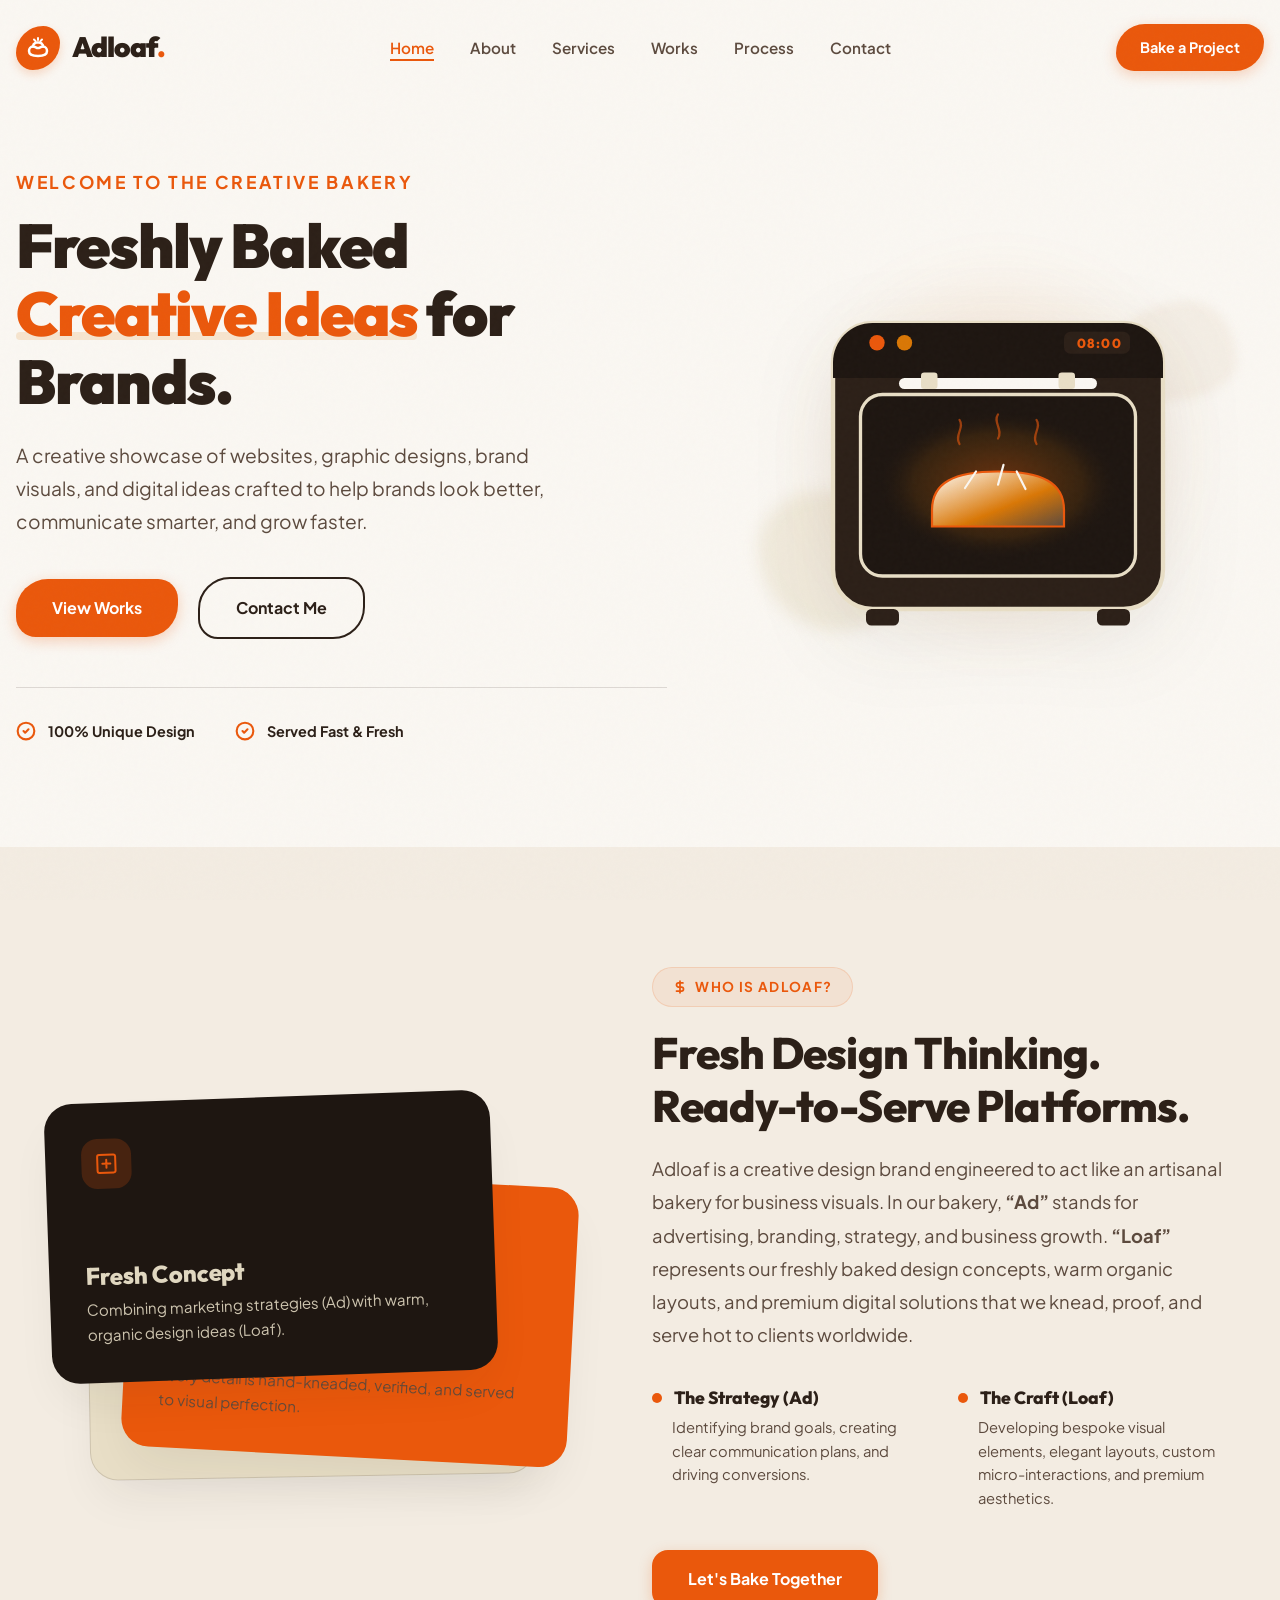
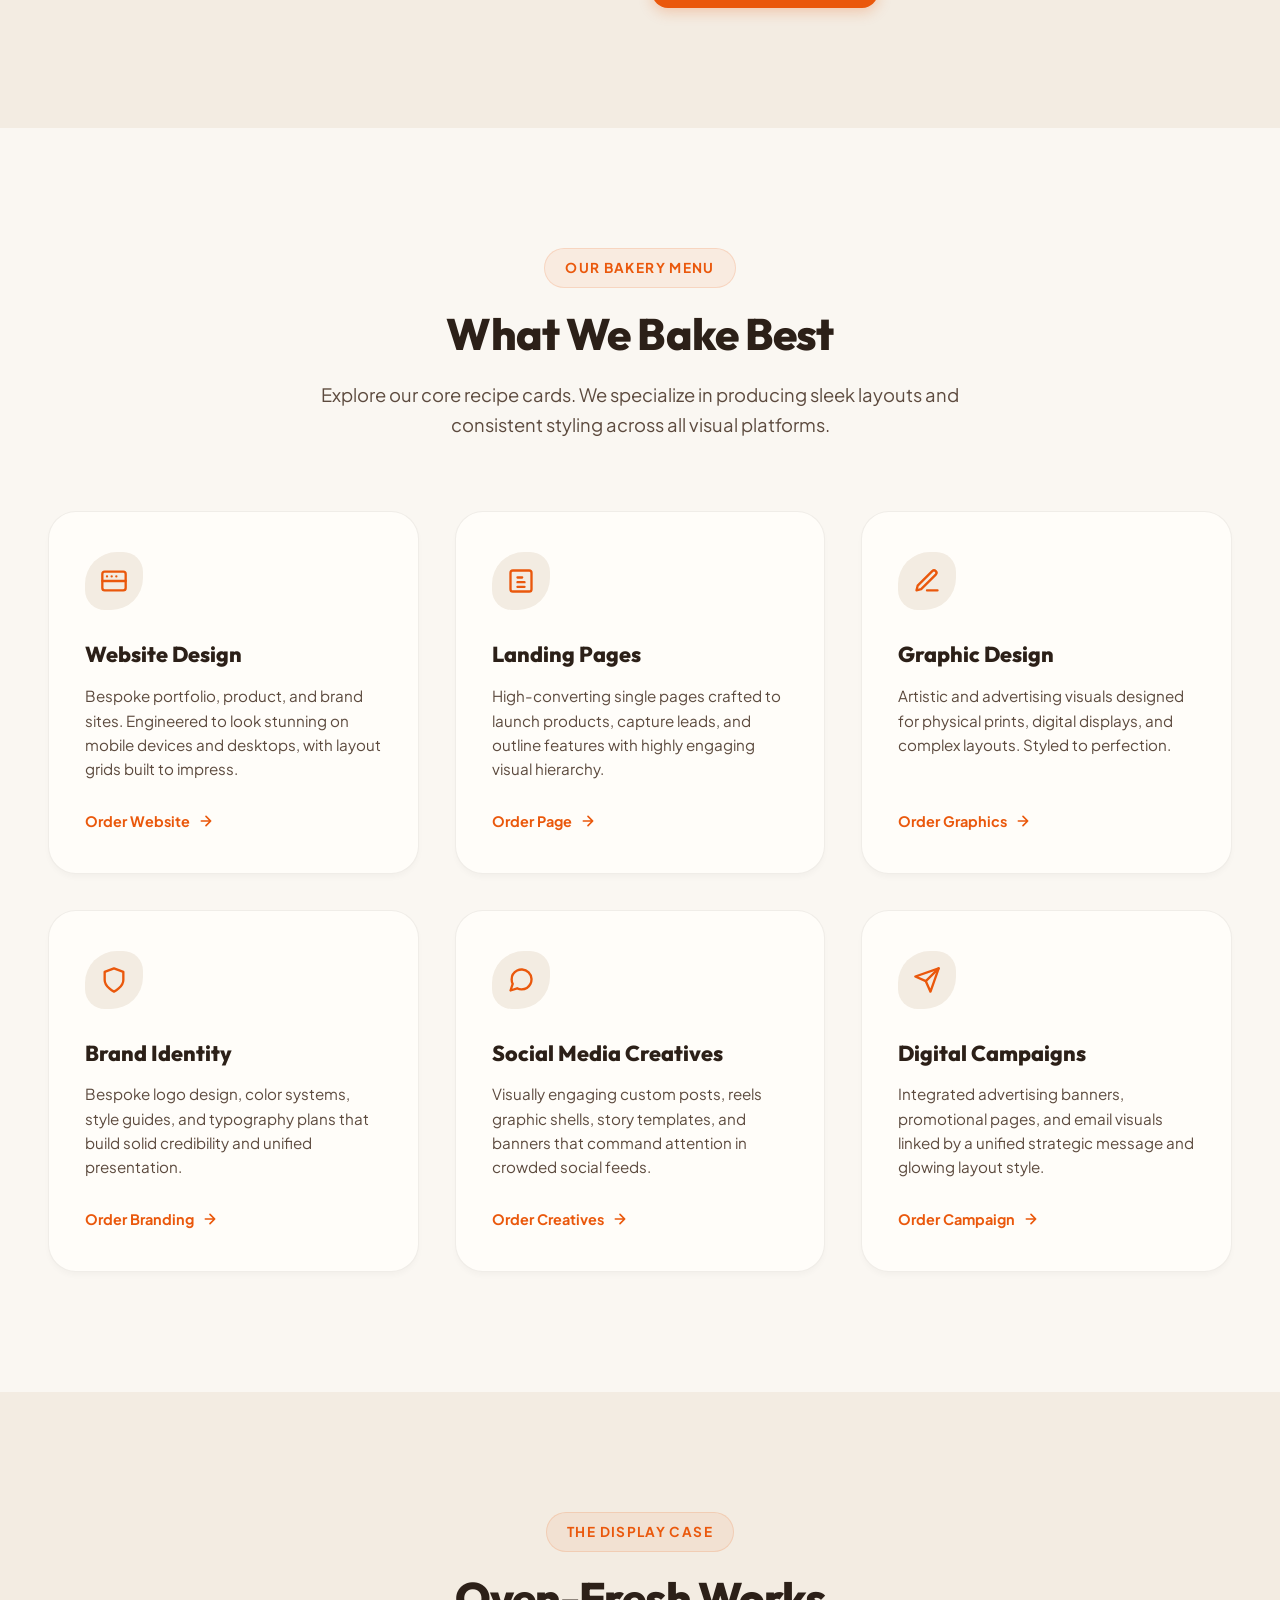
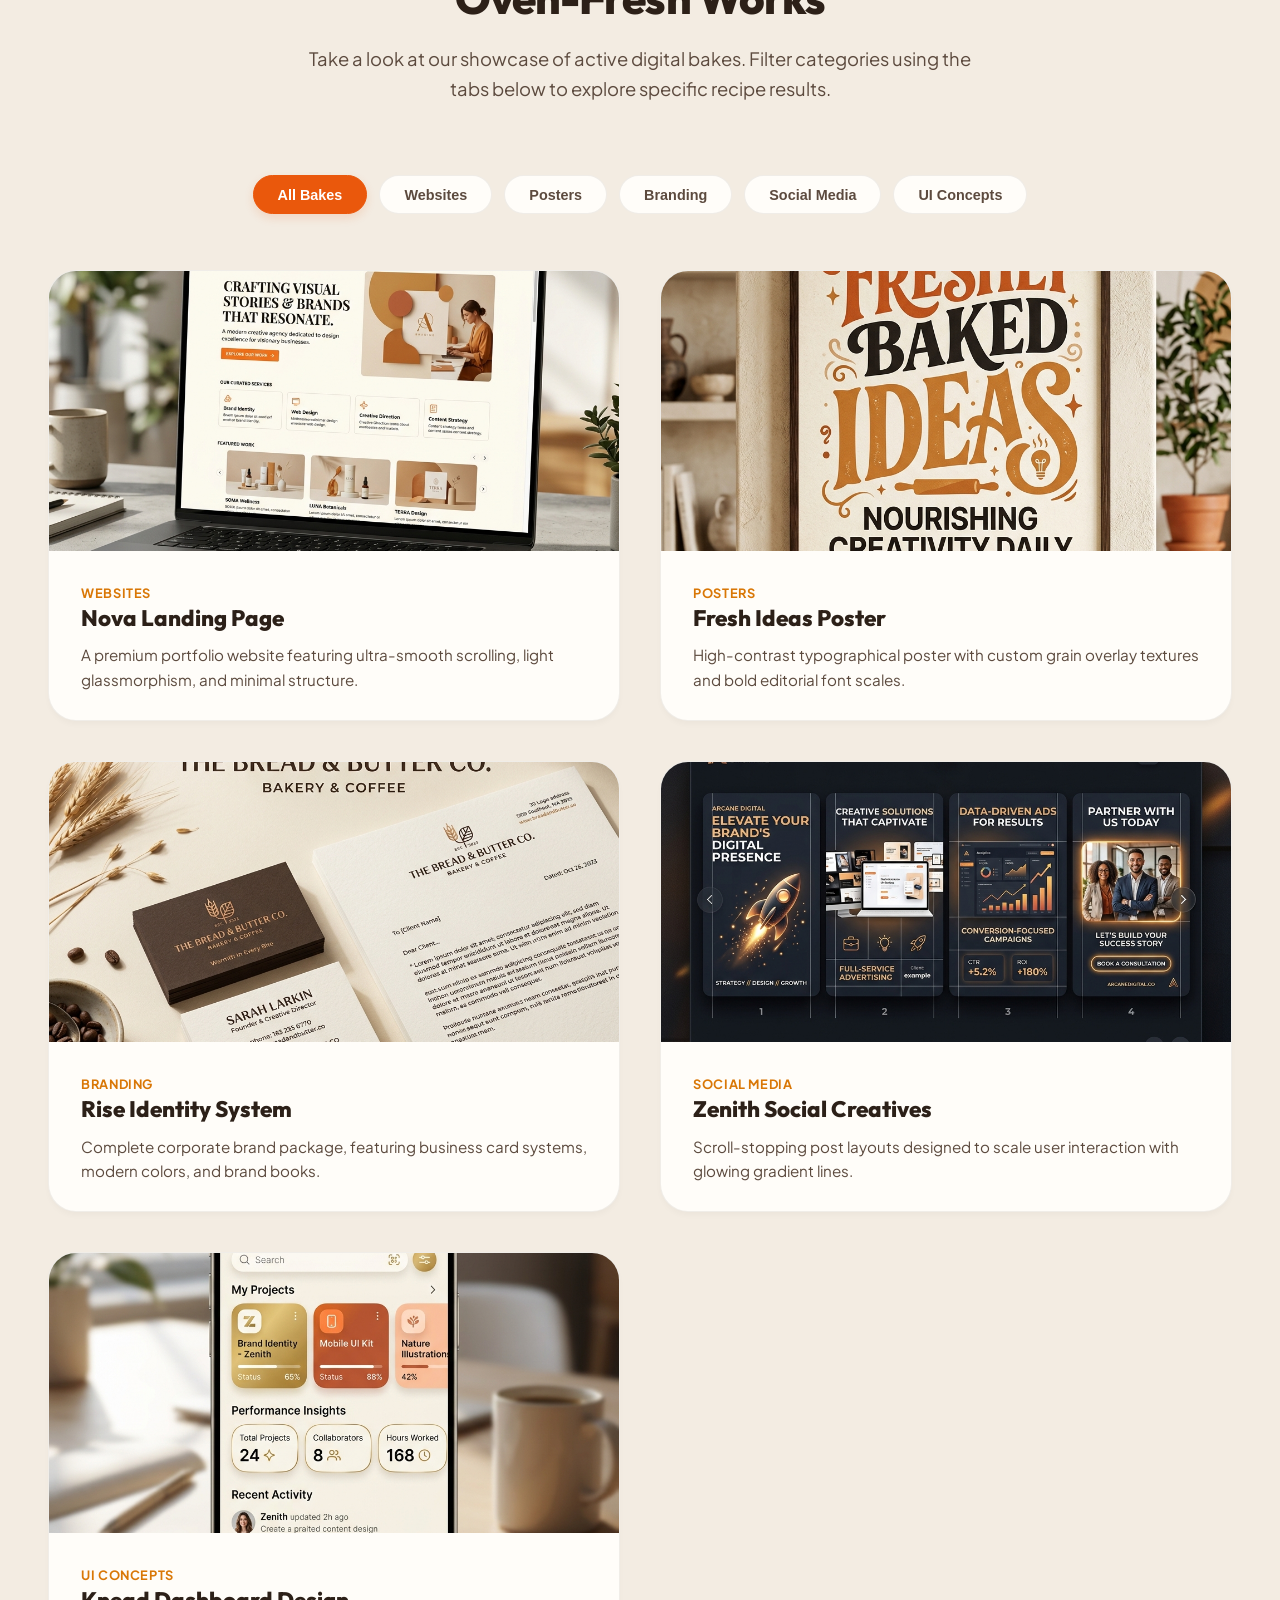
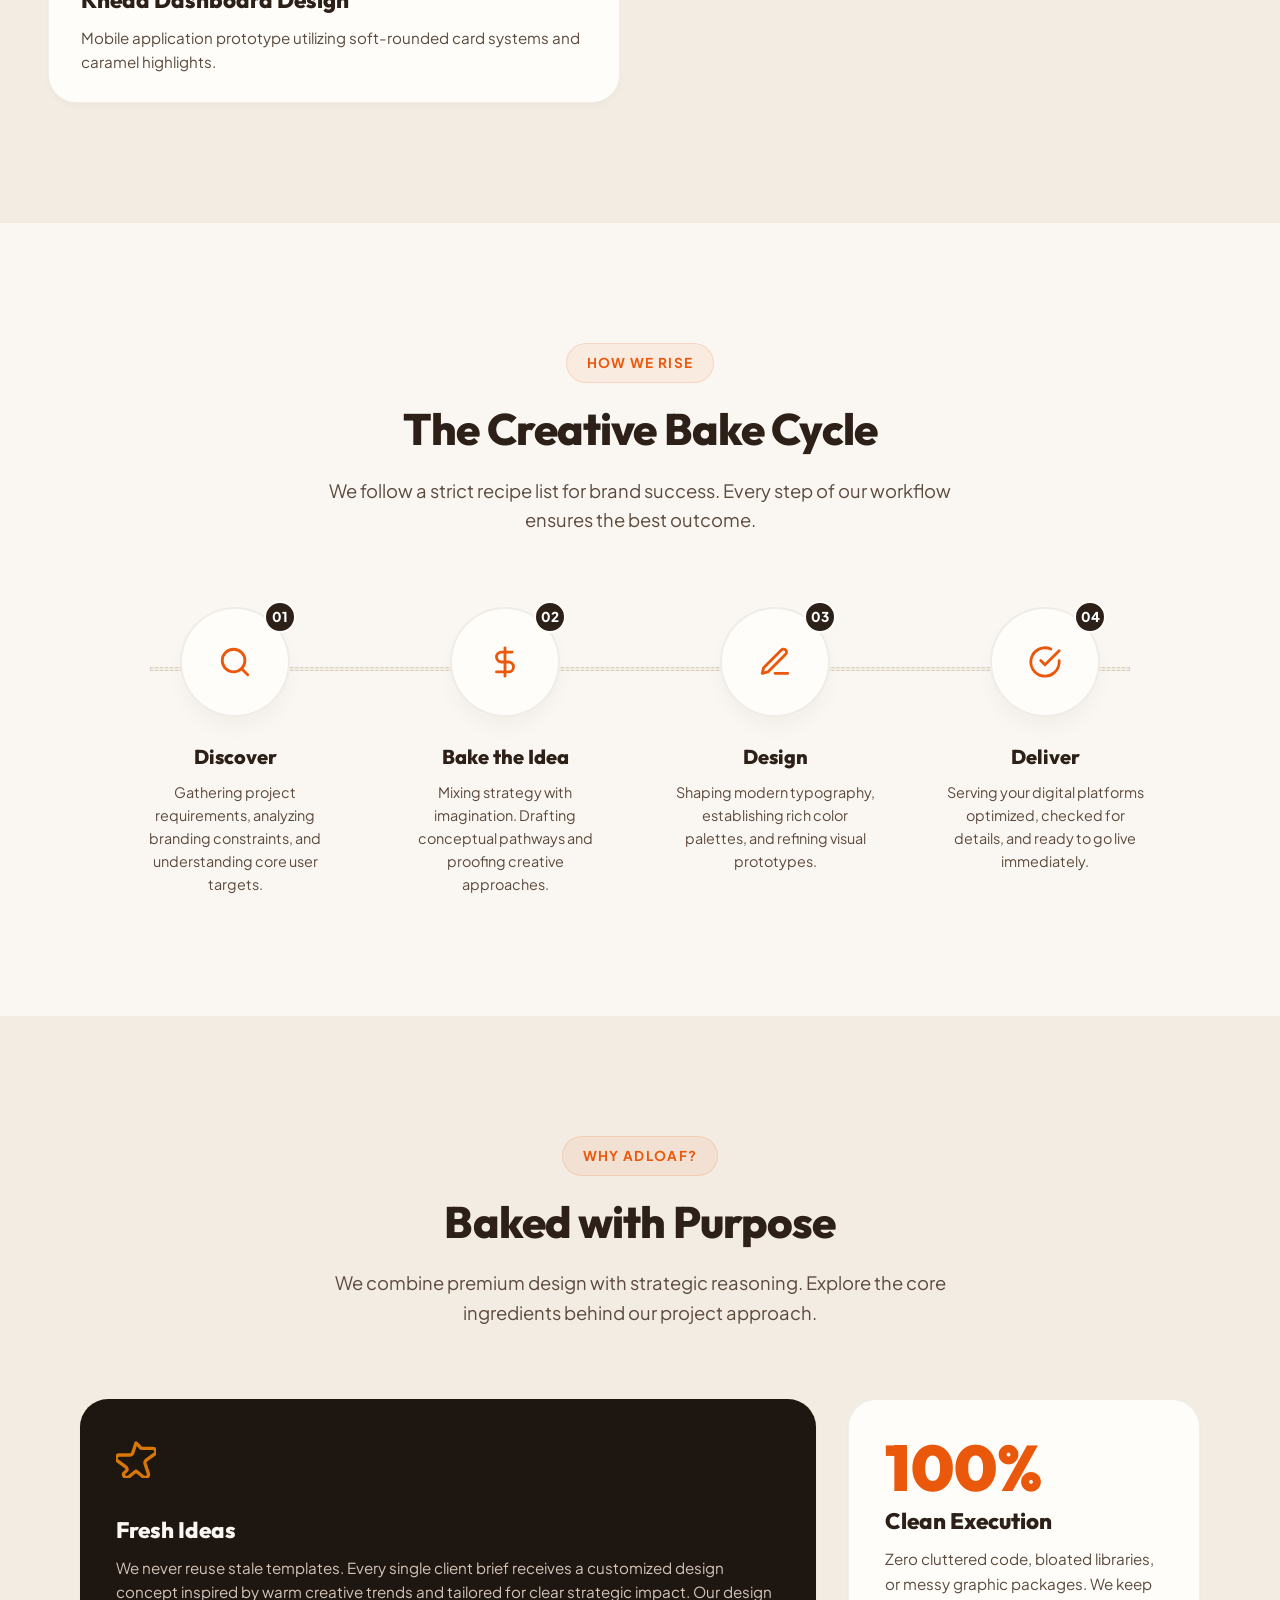
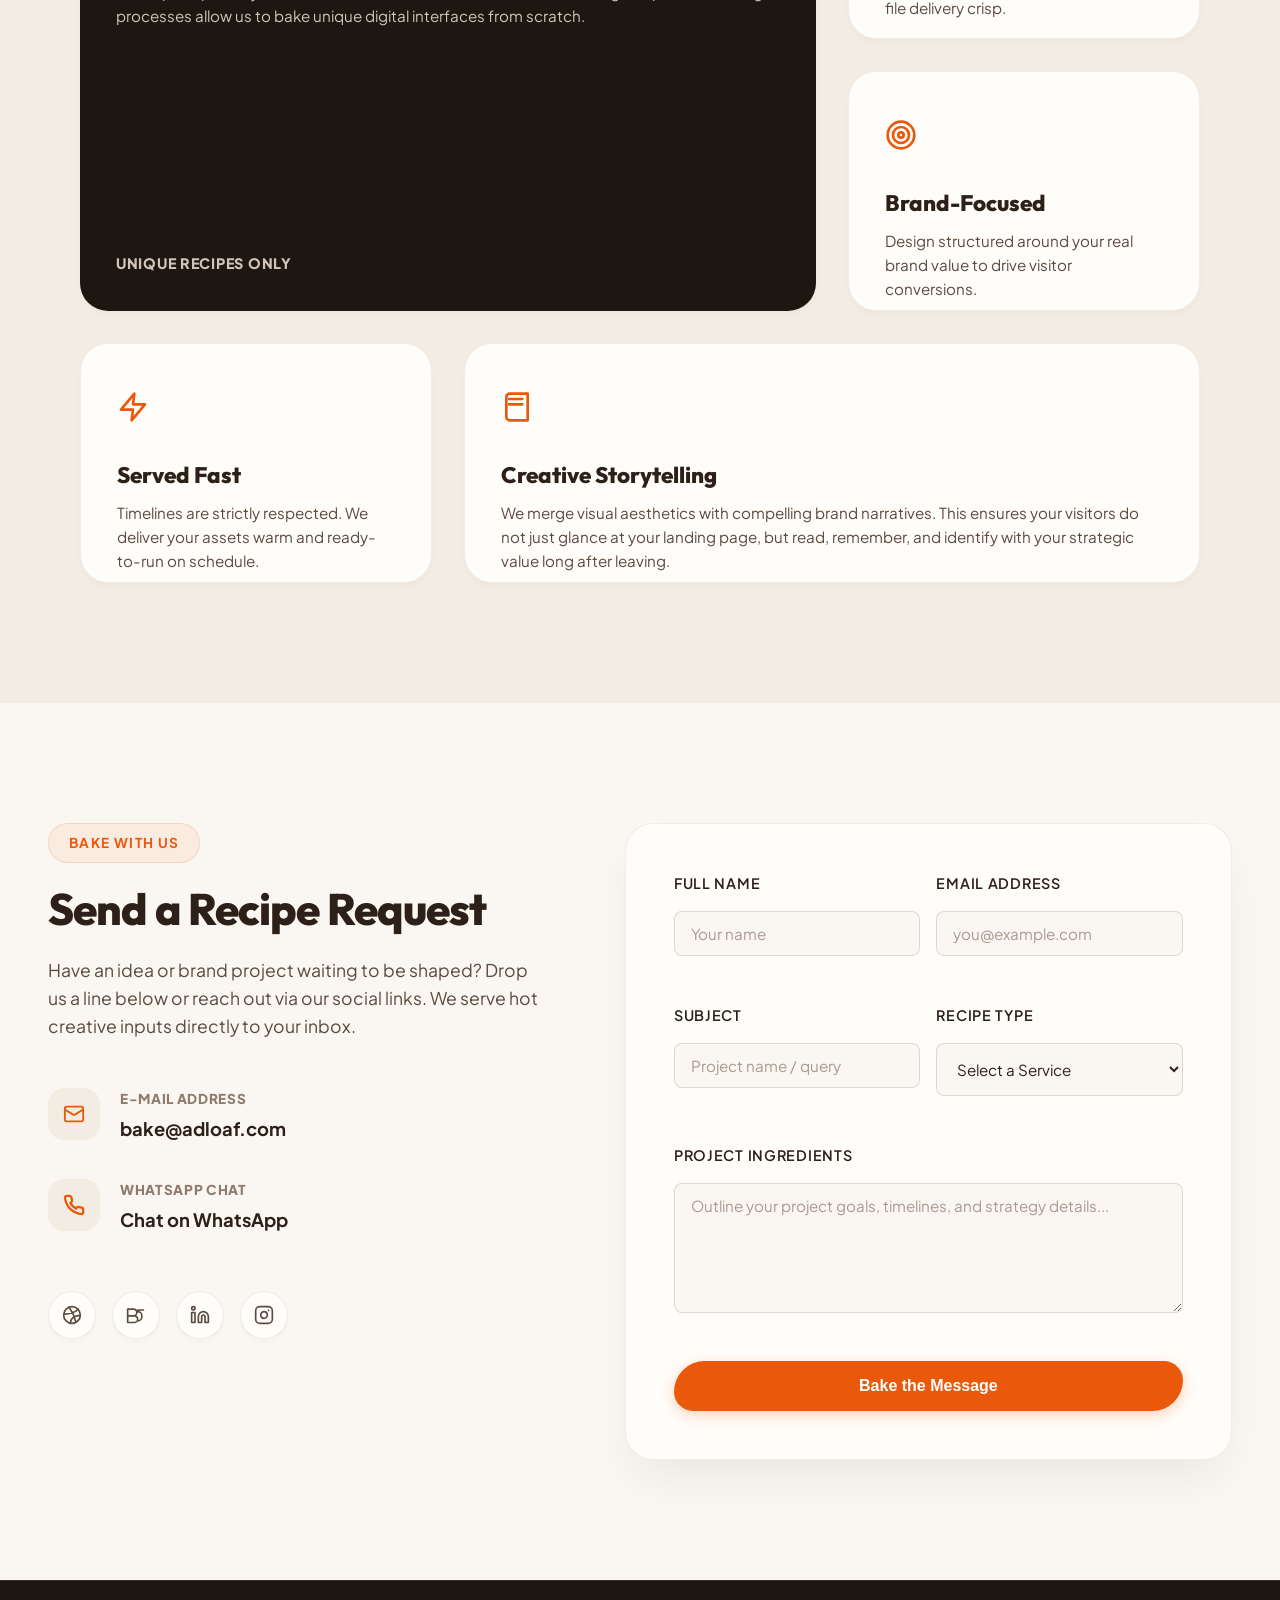
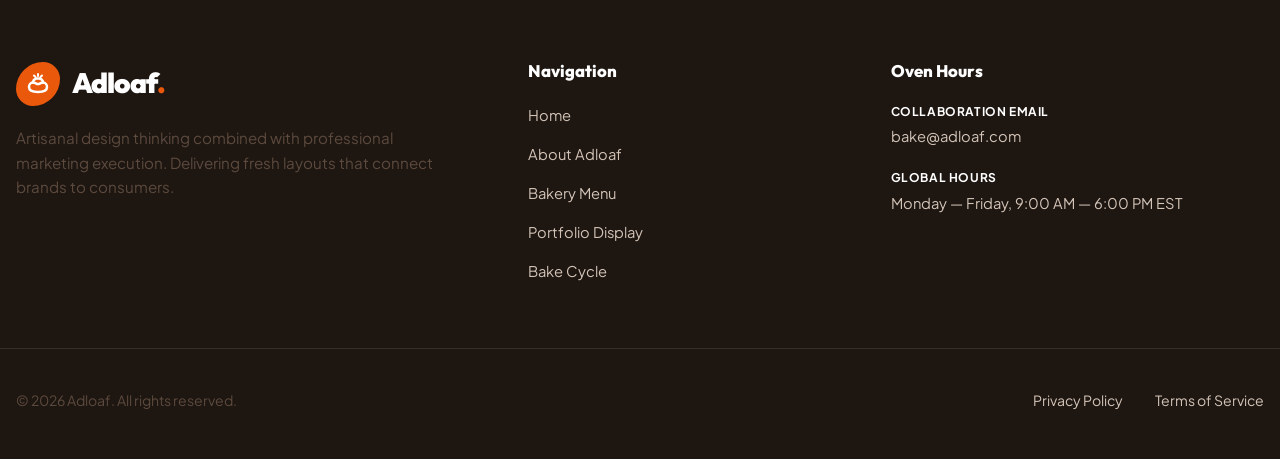
<file: index.html>
<!DOCTYPE html>
<html lang="en">
<head>
  <meta charset="UTF-8">
  <meta name="viewport" content="width=device-width, initial-scale=1.0">
  <meta name="description" content="Adloaf - Freshly Baked Creative Ideas for Brands. Portfolio showcasing website design, branding, posters, social media, and digital campaigns.">
  <meta name="keywords" content="Adloaf, design portfolio, website design, branding, graphic design, posters, social media creatives, digital campaigns, creative agency">
  <meta name="author" content="Adloaf">
  <meta property="og:title" content="Adloaf | Freshly Baked Creative Ideas for Brands">
  <meta property="og:description" content="A creative showcase of websites, graphic designs, brand visuals, and digital ideas crafted to help brands look better, communicate smarter, and grow faster.">
  <meta property="og:image" content="assets/portfolio_branding.png">
  <meta property="og:url" content="https://adloaf.com">
  <meta name="twitter:card" content="summary_large_image">
  
  <title>Adloaf | Freshly Baked Creative Ideas for Brands</title>
  
  <!-- CSS Stylesheet -->
  <link rel="stylesheet" href="style.css">
</head>
<body>

  <!-- ==========================================
       HEADER & NAVIGATION
       ========================================== -->
  <header class="header" id="header">
    <div class="container nav-container">
      <!-- Brand Logo -->
      <a href="#" class="logo" id="nav-logo" aria-label="Adloaf Home">
        <div class="logo-icon-wrap">
          <!-- Custom SVG Logo: Loaf & Digital Sparks -->
          <svg width="24" height="24" viewBox="0 0 24 24" fill="none" stroke="currentColor" stroke-width="2.5" stroke-linecap="round" stroke-linejoin="round">
            <path d="M3 15C3 13 4.5 10.5 7 10.5C9.5 10.5 10 12 12 12C14 12 14.5 10.5 17 10.5C19.5 10.5 21 13 21 15C21 18.5 18.5 20 12 20C5.5 20 3 18.5 3 15Z"/>
            <path d="M7 10.5C7 8 9 6.5 12 6.5C15 6.5 17 8 17 10.5" stroke-dasharray="1 1"/>
            <path d="M12 2V4M8 3.5l1.5 1.5M16 3.5L14.5 5" stroke="currentColor" stroke-width="2"/>
          </svg>
        </div>
        <span class="logo-text">Adloaf<span class="logo-dot">.</span></span>
      </a>

      <!-- Navigation Links -->
      <nav aria-label="Main Navigation">
        <ul class="nav-menu" id="nav-menu">
          <li><a href="#home" class="nav-link active">Home</a></li>
          <li><a href="#about" class="nav-link">About</a></li>
          <li><a href="#services" class="nav-link">Services</a></li>
          <li><a href="#portfolio" class="nav-link">Works</a></li>
          <li><a href="#process" class="nav-link">Process</a></li>
          <li><a href="#contact" class="nav-link">Contact</a></li>
        </ul>
      </nav>

      <!-- CTA Button & Hamburger -->
      <div class="header-actions">
        <a href="#contact" class="btn btn-primary btn-header" id="header-cta">Bake a Project</a>
        <button class="menu-toggle" id="menu-toggle" aria-label="Toggle Navigation Menu" aria-controls="nav-menu" aria-expanded="false">
          <span></span>
          <span></span>
          <span></span>
        </button>
      </div>
    </div>
  </header>

  <!-- ==========================================
       HERO SECTION
       ========================================== -->
  <section class="hero" id="home">
    <div class="container hero-grid">
      <!-- Left: Copy & Actions -->
      <div class="hero-text-wrap reveal">
        <span class="hero-title-prefix">Welcome to the Creative Bakery</span>
        <h1 class="hero-title">
          Freshly Baked <span class="glow">Creative Ideas</span> for Brands.
        </h1>
        <p class="hero-desc">
          A creative showcase of websites, graphic designs, brand visuals, and digital ideas crafted to help brands look better, communicate smarter, and grow faster.
        </p>
        <div class="hero-ctas">
          <a href="#portfolio" class="btn btn-primary btn-loaf" id="hero-cta-works">View Works</a>
          <a href="#contact" class="btn btn-secondary btn-loaf" id="hero-cta-contact">Contact Me</a>
        </div>
        <!-- Micro features -->
        <div class="hero-features">
          <div class="hero-feat-item">
            <svg width="20" height="20" viewBox="0 0 24 24" fill="none" stroke="currentColor" stroke-width="2.5" stroke-linecap="round" stroke-linejoin="round">
              <path d="M12 22c5.523 0 10-4.477 10-10S17.523 2 12 2 2 6.477 2 12s4.477 10 10 10z"/>
              <path d="m9 12 2 2 4-4"/>
            </svg>
            <span class="hero-feat-title">100% Unique Design</span>
          </div>
          <div class="hero-feat-item">
            <svg width="20" height="20" viewBox="0 0 24 24" fill="none" stroke="currentColor" stroke-width="2.5" stroke-linecap="round" stroke-linejoin="round">
              <path d="M12 22c5.523 0 10-4.477 10-10S17.523 2 12 2 2 6.477 2 12s4.477 10 10 10z"/>
              <path d="m9 12 2 2 4-4"/>
            </svg>
            <span class="hero-feat-title">Served Fast & Fresh</span>
          </div>
        </div>
      </div>

      <!-- Right: Custom SVG Oven Visual -->
      <div class="hero-visual reveal reveal-delay-2">
        <div class="hero-glow-back"></div>
        <div class="dough-shape-1"></div>
        <div class="dough-shape-2"></div>
        
        <!-- Premium Animated Custom SVG Oven Illustration -->
        <svg class="oven-illustration" viewBox="0 0 400 400" fill="none" xmlns="http://www.w3.org/2000/svg">
          <!-- Oven Body Outer Shadow & Frame -->
          <rect x="50" y="80" width="300" height="260" rx="36" fill="#2C2018" stroke="#E8DEC6" stroke-width="4"/>
          <!-- Top Control Panel Background -->
          <path d="M50 116c0-20 16-36 36-36h228c20 0 36 16 36 36v14H50v-14Z" fill="#1E1611"/>
          <!-- Control Panel Dials -->
          <circle cx="90" cy="98" r="7" fill="#EA580C"/>
          <circle cx="115" cy="98" r="7" fill="#D97706"/>
          <!-- Digital Display Timer -->
          <rect x="260" y="88" width="60" height="20" rx="6" fill="#2C2018"/>
          <text x="272" y="103" fill="#EA580C" font-family="'Outfit', sans-serif" font-size="12" font-weight="800" letter-spacing="1">08:00</text>
          
          <!-- Large Glass Door -->
          <rect x="75" y="145" width="250" height="165" rx="20" fill="#1E1611" stroke="#E8DEC6" stroke-width="3"/>
          <!-- Inner Glow representing heating element -->
          <rect x="90" y="160" width="220" height="135" rx="12" fill="url(#ovenGlow)" opacity="0.85"/>
          
          <!-- Glowing Creative Bread rising inside -->
          <path d="M140 250c0-25 20-35 60-35s60 10 60 35v15H140v-15Z" fill="url(#breadGradient)" stroke="#EA580C" stroke-width="2"/>
          <path d="M170 230l10-15M200 227l5-18M225 231l-8-16" stroke="#FAF7F2" stroke-width="2" stroke-linecap="round"/>
          
          <!-- Steam Lines rising from Bread -->
          <path d="M165 190c-5-8 5-15 0-22M200 185c5-8-5-15 0-22M235 190c-5-8 5-15 0-22" stroke="#EA580C" stroke-width="2" stroke-linecap="round" opacity="0.6"/>
          
          <!-- Oven Door Handle -->
          <rect x="110" y="130" width="180" height="10" rx="5" fill="#FAF7F2"/>
          <rect x="130" y="125" width="15" height="15" rx="3" fill="#E8DEC6"/>
          <rect x="255" y="125" width="15" height="15" rx="3" fill="#E8DEC6"/>
          
          <!-- Bottom Oven Feet -->
          <rect x="80" y="340" width="30" height="15" rx="5" fill="#2C2018"/>
          <rect x="290" y="340" width="30" height="15" rx="5" fill="#2C2018"/>
          
          <!-- SVG Definitions for Gradients -->
          <defs>
            <radialGradient id="ovenGlow" cx="50%" cy="50%" r="50%" fx="50%" fy="50%">
              <stop offset="0%" stop-color="#EA580C" stop-opacity="0.45"/>
              <stop offset="70%" stop-color="#D97706" stop-opacity="0.15"/>
              <stop offset="100%" stop-color="#1E1611" stop-opacity="0"/>
            </radialGradient>
            <linearGradient id="breadGradient" x1="0%" y1="0%" x2="100%" y2="100%">
              <stop offset="0%" stop-color="#FFFDF9"/>
              <stop offset="60%" stop-color="#D97706"/>
              <stop offset="100%" stop-color="#5C4A3E"/>
            </linearGradient>
          </defs>
        </svg>
      </div>
    </div>
  </section>

  <!-- ==========================================
       ABOUT SECTION
       ========================================== -->
  <section class="about" id="about">
    <div class="container about-grid">
      <!-- Left Side: Interactive Stacking Cards -->
      <div class="about-image-side reveal">
        <div class="about-card-stack">
          <!-- Card 1: Brand Concept Definition -->
          <div class="about-stack-card about-card-1">
            <div class="about-card-icon">
              <svg width="24" height="24" viewBox="0 0 24 24" fill="none" stroke="currentColor" stroke-width="2" stroke-linecap="round" stroke-linejoin="round">
                <rect width="18" height="18" x="3" y="3" rx="2"/>
                <path d="M12 8v8M8 12h8"/>
              </svg>
            </div>
            <div>
              <h3 class="about-card-title">Fresh Concept</h3>
              <p class="about-card-text">Combining marketing strategies (Ad) with warm, organic design ideas (Loaf).</p>
            </div>
          </div>
          <!-- Card 2: Value Proposition -->
          <div class="about-stack-card about-card-2">
            <div class="about-card-icon">
              <svg width="24" height="24" viewBox="0 0 24 24" fill="none" stroke="currentColor" stroke-width="2" stroke-linecap="round" stroke-linejoin="round">
                <path d="m12 3-1.912 5.813a2 2 0 0 1-1.9 1.375H2.03c-1.87 0-2.65 2.41-1.13 3.515l4.945 3.59a2 2 0 0 1 .69 2.124L4.623 21.23c-.58 1.766 1.444 3.237 2.964 2.138L12 19.78l4.413 3.588c1.52 1.1 3.544-.37 2.964-2.138l-1.912-5.813a2 2 0 0 1 .69-2.124l4.945-3.59c1.52-1.1.74-3.515-1.13-3.515h-6.158a2 2 0 0 1-1.9-1.375L12 3z"/>
              </svg>
            </div>
            <div>
              <h3 class="about-card-title">Crafted Premium</h3>
              <p class="about-card-text">Every detail is hand-kneaded, verified, and served to visual perfection.</p>
            </div>
          </div>
          <!-- Card 3: Backing Plate -->
          <div class="about-stack-card about-card-3">
            <div class="about-card-icon">
              <svg width="24" height="24" viewBox="0 0 24 24" fill="none" stroke="currentColor" stroke-width="2" stroke-linecap="round" stroke-linejoin="round">
                <path d="M12 2v20M17 5H9.5a3.5 3.5 0 0 0 0 7h5a3.5 3.5 0 0 1 0 7H6"/>
              </svg>
            </div>
            <div>
              <h3 class="about-card-title">Bred for Growth</h3>
              <p class="about-card-text">Optimized to help businesses attract customers and build real authority.</p>
            </div>
          </div>
        </div>
      </div>

      <!-- Right Side: Copywriting -->
      <div class="about-text-side reveal reveal-delay-1">
        <div class="section-badge">
          <svg width="14" height="14" viewBox="0 0 24 24" fill="none" stroke="currentColor" stroke-width="3" stroke-linecap="round" stroke-linejoin="round">
            <path d="M12 2v20M17 5H9.5a3.5 3.5 0 0 0 0 7h5a3.5 3.5 0 0 1 0 7H6"/>
          </svg>
          Who is Adloaf?
        </div>
        <h2 class="section-title">Fresh Design Thinking. Ready-to-Serve Platforms.</h2>
        <p class="about-desc">
          Adloaf is a creative design brand engineered to act like an artisanal bakery for business visuals. In our bakery, <strong>“Ad”</strong> stands for advertising, branding, strategy, and business growth. <strong>“Loaf”</strong> represents our freshly baked design concepts, warm organic layouts, and premium digital solutions that we knead, proof, and serve hot to clients worldwide.
        </p>
        
        <!-- About highlights -->
        <div class="about-highlights">
          <div class="highlight-item">
            <div class="highlight-title-wrap">
              <div class="highlight-dot"></div>
              <h3 class="highlight-title">The Strategy (Ad)</h3>
            </div>
            <p class="highlight-desc">Identifying brand goals, creating clear communication plans, and driving conversions.</p>
          </div>
          <div class="highlight-item">
            <div class="highlight-title-wrap">
              <div class="highlight-dot"></div>
              <h3 class="highlight-title">The Craft (Loaf)</h3>
            </div>
            <p class="highlight-desc">Developing bespoke visual elements, elegant layouts, custom micro-interactions, and premium aesthetics.</p>
          </div>
        </div>

        <a href="#contact" class="btn btn-primary" id="about-cta-contact">Let's Bake Together</a>
      </div>
    </div>
  </section>

  <!-- ==========================================
       SERVICES SECTION
       ========================================== -->
  <section class="services" id="services">
    <div class="container">
      <div class="section-header reveal">
        <span class="section-badge">Our Bakery Menu</span>
        <h2 class="section-title">What We Bake Best</h2>
        <p class="section-subtitle">Explore our core recipe cards. We specialize in producing sleek layouts and consistent styling across all visual platforms.</p>
      </div>

      <!-- Services Grid -->
      <div class="services-grid">
        <!-- Service 1: Website Design -->
        <div class="service-card reveal">
          <div class="service-icon-wrap">
            <svg width="28" height="28" viewBox="0 0 24 24" fill="none" stroke="currentColor" stroke-width="2" stroke-linecap="round" stroke-linejoin="round">
              <rect width="20" height="16" x="2" y="4" rx="2"/>
              <path d="M6 8h.01M10 8h.01M14 8h.01M2 12h20"/>
            </svg>
          </div>
          <h3 class="service-card-title">Website Design</h3>
          <p class="service-card-desc">Bespoke portfolio, product, and brand sites. Engineered to look stunning on mobile devices and desktops, with layout grids built to impress.</p>
          <a href="#contact" class="service-link">
            Order Website
            <svg width="16" height="16" viewBox="0 0 24 24" fill="none" stroke="currentColor" stroke-width="2.5" stroke-linecap="round" stroke-linejoin="round">
              <path d="M5 12h14M12 5l7 7-7 7"/>
            </svg>
          </a>
        </div>

        <!-- Service 2: Landing Pages -->
        <div class="service-card reveal reveal-delay-1">
          <div class="service-icon-wrap">
            <svg width="28" height="28" viewBox="0 0 24 24" fill="none" stroke="currentColor" stroke-width="2" stroke-linecap="round" stroke-linejoin="round">
              <rect width="18" height="18" x="3" y="3" rx="2"/>
              <path d="M9 17h6M9 13h6M9 9h4"/>
            </svg>
          </div>
          <h3 class="service-card-title">Landing Pages</h3>
          <p class="service-card-desc">High-converting single pages crafted to launch products, capture leads, and outline features with highly engaging visual hierarchy.</p>
          <a href="#contact" class="service-link">
            Order Page
            <svg width="16" height="16" viewBox="0 0 24 24" fill="none" stroke="currentColor" stroke-width="2.5" stroke-linecap="round" stroke-linejoin="round">
              <path d="M5 12h14M12 5l7 7-7 7"/>
            </svg>
          </a>
        </div>

        <!-- Service 3: Graphic Design -->
        <div class="service-card reveal reveal-delay-2">
          <div class="service-icon-wrap">
            <svg width="28" height="28" viewBox="0 0 24 24" fill="none" stroke="currentColor" stroke-width="2" stroke-linecap="round" stroke-linejoin="round">
              <path d="M12 20h9M16.5 3.5a2.12 2.12 0 0 1 3 3L7 19l-4 1 1-4Z"/>
            </svg>
          </div>
          <h3 class="service-card-title">Graphic Design</h3>
          <p class="service-card-desc">Artistic and advertising visuals designed for physical prints, digital displays, and complex layouts. Styled to perfection.</p>
          <a href="#contact" class="service-link">
            Order Graphics
            <svg width="16" height="16" viewBox="0 0 24 24" fill="none" stroke="currentColor" stroke-width="2.5" stroke-linecap="round" stroke-linejoin="round">
              <path d="M5 12h14M12 5l7 7-7 7"/>
            </svg>
          </a>
        </div>

        <!-- Service 4: Brand Identity -->
        <div class="service-card reveal">
          <div class="service-icon-wrap">
            <svg width="28" height="28" viewBox="0 0 24 24" fill="none" stroke="currentColor" stroke-width="2" stroke-linecap="round" stroke-linejoin="round">
              <path d="M12 22s8-4 8-10V5l-8-3-8 3v7c0 6 8 10 8 10z"/>
            </svg>
          </div>
          <h3 class="service-card-title">Brand Identity</h3>
          <p class="service-card-desc">Bespoke logo design, color systems, style guides, and typography plans that build solid credibility and unified presentation.</p>
          <a href="#contact" class="service-link">
            Order Branding
            <svg width="16" height="16" viewBox="0 0 24 24" fill="none" stroke="currentColor" stroke-width="2.5" stroke-linecap="round" stroke-linejoin="round">
              <path d="M5 12h14M12 5l7 7-7 7"/>
            </svg>
          </a>
        </div>

        <!-- Service 5: Social Media Creatives -->
        <div class="service-card reveal reveal-delay-1">
          <div class="service-icon-wrap">
            <svg width="28" height="28" viewBox="0 0 24 24" fill="none" stroke="currentColor" stroke-width="2" stroke-linecap="round" stroke-linejoin="round">
              <path d="M21 11.5a8.38 8.38 0 0 1-.9 3.8 8.5 8.5 0 0 1-7.6 4.7 8.38 8.38 0 0 1-3.8-.9L3 21l1.9-5.7a8.38 8.38 0 0 1-.9-3.8 8.5 8.5 0 0 1 4.7-7.6 8.38 8.38 0 0 1 3.8-.9h.5a8.48 8.48 0 0 1 8 8v.5z"/>
            </svg>
          </div>
          <h3 class="service-card-title">Social Media Creatives</h3>
          <p class="service-card-desc">Visually engaging custom posts, reels graphic shells, story templates, and banners that command attention in crowded social feeds.</p>
          <a href="#contact" class="service-link">
            Order Creatives
            <svg width="16" height="16" viewBox="0 0 24 24" fill="none" stroke="currentColor" stroke-width="2.5" stroke-linecap="round" stroke-linejoin="round">
              <path d="M5 12h14M12 5l7 7-7 7"/>
            </svg>
          </a>
        </div>

        <!-- Service 6: Digital Campaigns -->
        <div class="service-card reveal reveal-delay-2">
          <div class="service-icon-wrap">
            <svg width="28" height="28" viewBox="0 0 24 24" fill="none" stroke="currentColor" stroke-width="2" stroke-linecap="round" stroke-linejoin="round">
              <path d="m22 2-7 20-4-9-9-4Z"/>
              <path d="M22 2 11 13"/>
            </svg>
          </div>
          <h3 class="service-card-title">Digital Campaigns</h3>
          <p class="service-card-desc">Integrated advertising banners, promotional pages, and email visuals linked by a unified strategic message and glowing layout style.</p>
          <a href="#contact" class="service-link">
            Order Campaign
            <svg width="16" height="16" viewBox="0 0 24 24" fill="none" stroke="currentColor" stroke-width="2.5" stroke-linecap="round" stroke-linejoin="round">
              <path d="M5 12h14M12 5l7 7-7 7"/>
            </svg>
          </a>
        </div>
      </div>
    </div>
  </section>

  <!-- ==========================================
       PORTFOLIO SECTION
       ========================================== -->
  <section class="portfolio" id="portfolio">
    <div class="container">
      <div class="section-header reveal">
        <span class="section-badge">The Display Case</span>
        <h2 class="section-title">Oven-Fresh Works</h2>
        <p class="section-subtitle">Take a look at our showcase of active digital bakes. Filter categories using the tabs below to explore specific recipe results.</p>
      </div>

      <!-- Categories Filter Tabs -->
      <div class="portfolio-filters reveal">
        <button class="filter-btn active" data-filter="all">All Bakes</button>
        <button class="filter-btn" data-filter="websites">Websites</button>
        <button class="filter-btn" data-filter="posters">Posters</button>
        <button class="filter-btn" data-filter="branding">Branding</button>
        <button class="filter-btn" data-filter="social">Social Media</button>
        <button class="filter-btn" data-filter="uiconcepts">UI Concepts</button>
      </div>

      <!-- Works Grid -->
      <div class="portfolio-grid" id="portfolio-grid">
        <!-- Item 1: Websites -->
        <div class="portfolio-item reveal" data-category="websites">
          <div class="portfolio-img-wrap">
            <img src="assets/portfolio_websites.png" alt="Sleek digital agency landing page display mockup" loading="lazy">
            <div class="portfolio-overlay">
              <div class="portfolio-overlay-text">
                <span class="portfolio-tag">Websites</span>
                <h4 class="portfolio-overlay-title">Nova Digital Landing Page</h4>
              </div>
            </div>
          </div>
          <div class="portfolio-info">
            <span class="portfolio-category">Websites</span>
            <h3 class="portfolio-title">Nova Landing Page</h3>
            <p class="portfolio-desc">A premium portfolio website featuring ultra-smooth scrolling, light glassmorphism, and minimal structure.</p>
          </div>
        </div>

        <!-- Item 2: Posters -->
        <div class="portfolio-item reveal reveal-delay-1" data-category="posters">
          <div class="portfolio-img-wrap">
            <img src="assets/portfolio_posters.png" alt="Minimalist poster mockup displaying agency message" loading="lazy">
            <div class="portfolio-overlay">
              <div class="portfolio-overlay-text">
                <span class="portfolio-tag">Posters</span>
                <h4 class="portfolio-overlay-title">Fresh Baked Poster Series</h4>
              </div>
            </div>
          </div>
          <div class="portfolio-info">
            <span class="portfolio-category">Posters</span>
            <h3 class="portfolio-title">Fresh Ideas Poster</h3>
            <p class="portfolio-desc">High-contrast typographical poster with custom grain overlay textures and bold editorial font scales.</p>
          </div>
        </div>

        <!-- Item 3: Branding -->
        <div class="portfolio-item reveal" data-category="branding">
          <div class="portfolio-img-wrap">
            <img src="assets/portfolio_branding.png" alt="Unified corporate brand design assets layout" loading="lazy">
            <div class="portfolio-overlay">
              <div class="portfolio-overlay-text">
                <span class="portfolio-tag">Branding</span>
                <h4 class="portfolio-overlay-title">Rise Bakers Identity</h4>
              </div>
            </div>
          </div>
          <div class="portfolio-info">
            <span class="portfolio-category">Branding</span>
            <h3 class="portfolio-title">Rise Identity System</h3>
            <p class="portfolio-desc">Complete corporate brand package, featuring business card systems, modern colors, and brand books.</p>
          </div>
        </div>

        <!-- Item 4: Social Media -->
        <div class="portfolio-item reveal reveal-delay-1" data-category="social">
          <div class="portfolio-img-wrap">
            <img src="assets/portfolio_social.png" alt="Sleek Instagram post grid mockup" loading="lazy">
            <div class="portfolio-overlay">
              <div class="portfolio-overlay-text">
                <span class="portfolio-tag">Social Media</span>
                <h4 class="portfolio-overlay-title">Zenith Campaign Slides</h4>
              </div>
            </div>
          </div>
          <div class="portfolio-info">
            <span class="portfolio-category">Social Media</span>
            <h3 class="portfolio-title">Zenith Social Creatives</h3>
            <p class="portfolio-desc">Scroll-stopping post layouts designed to scale user interaction with glowing gradient lines.</p>
          </div>
        </div>

        <!-- Item 5: UI Concepts -->
        <div class="portfolio-item reveal" data-category="uiconcepts">
          <div class="portfolio-img-wrap">
            <img src="assets/portfolio_uiconcepts.png" alt="Sleek mobile app dash UI mockup" loading="lazy">
            <div class="portfolio-overlay">
              <div class="portfolio-overlay-text">
                <span class="portfolio-tag">UI Concepts</span>
                <h4 class="portfolio-overlay-title">Knead App Interface</h4>
              </div>
            </div>
          </div>
          <div class="portfolio-info">
            <span class="portfolio-category">UI Concepts</span>
            <h3 class="portfolio-title">Knead Dashboard Design</h3>
            <p class="portfolio-desc">Mobile application prototype utilizing soft-rounded card systems and caramel highlights.</p>
          </div>
        </div>
      </div>
    </div>
  </section>

  <!-- ==========================================
       CREATIVE PROCESS SECTION
       ========================================== -->
  <section class="process" id="process">
    <div class="container">
      <div class="section-header reveal">
        <span class="section-badge">How We Rise</span>
        <h2 class="section-title">The Creative Bake Cycle</h2>
        <p class="section-subtitle">We follow a strict recipe list for brand success. Every step of our workflow ensures the best outcome.</p>
      </div>

      <!-- Timeline steps -->
      <div class="process-timeline">
        <!-- Step 1: Discover -->
        <div class="process-step reveal">
          <div class="process-node">
            <!-- Counter -->
            <span class="process-step-num">01</span>
            <!-- Icon -->
            <svg width="34" height="34" viewBox="0 0 24 24" fill="none" stroke="currentColor" stroke-width="2" stroke-linecap="round" stroke-linejoin="round">
              <circle cx="11" cy="11" r="8"/>
              <path d="m21 21-4.3-4.3"/>
            </svg>
          </div>
          <h3 class="process-step-title">Discover</h3>
          <p class="process-step-desc">Gathering project requirements, analyzing branding constraints, and understanding core user targets.</p>
        </div>

        <!-- Step 2: Bake the Idea -->
        <div class="process-step reveal reveal-delay-1">
          <div class="process-node">
            <span class="process-step-num">02</span>
            <svg width="34" height="34" viewBox="0 0 24 24" fill="none" stroke="currentColor" stroke-width="2" stroke-linecap="round" stroke-linejoin="round">
              <path d="M12 2v20M17 5H9.5a3.5 3.5 0 0 0 0 7h5a3.5 3.5 0 0 1 0 7H6"/>
            </svg>
          </div>
          <h3 class="process-step-title">Bake the Idea</h3>
          <p class="process-step-desc">Mixing strategy with imagination. Drafting conceptual pathways and proofing creative approaches.</p>
        </div>

        <!-- Step 3: Design -->
        <div class="process-step reveal reveal-delay-2">
          <div class="process-node">
            <span class="process-step-num">03</span>
            <svg width="34" height="34" viewBox="0 0 24 24" fill="none" stroke="currentColor" stroke-width="2" stroke-linecap="round" stroke-linejoin="round">
              <path d="M12 20h9M16.5 3.5a2.12 2.12 0 0 1 3 3L7 19l-4 1 1-4Z"/>
            </svg>
          </div>
          <h3 class="process-step-title">Design</h3>
          <p class="process-step-desc">Shaping modern typography, establishing rich color palettes, and refining visual prototypes.</p>
        </div>

        <!-- Step 4: Deliver -->
        <div class="process-step reveal reveal-delay-3">
          <div class="process-node">
            <span class="process-step-num">04</span>
            <svg width="34" height="34" viewBox="0 0 24 24" fill="none" stroke="currentColor" stroke-width="2" stroke-linecap="round" stroke-linejoin="round">
              <path d="M22 11.08V12a10 10 0 1 1-5.93-9.14"/>
              <path d="m9 11 3 3L22 4"/>
            </svg>
          </div>
          <h3 class="process-step-title">Deliver</h3>
          <p class="process-step-desc">Serving your digital platforms optimized, checked for details, and ready to go live immediately.</p>
        </div>
      </div>
    </div>
  </section>

  <!-- ==========================================
       WHY CHOOSE ADLOAF (BENTO GRID)
       ========================================== -->
  <section class="why-us">
    <div class="container">
      <div class="section-header reveal">
        <span class="section-badge">Why Adloaf?</span>
        <h2 class="section-title">Baked with Purpose</h2>
        <p class="section-subtitle">We combine premium design with strategic reasoning. Explore the core ingredients behind our project approach.</p>
      </div>

      <!-- Bento Grid -->
      <div class="bento-grid">
        <!-- Card 1: Fresh Ideas (Large dark card) -->
        <div class="bento-item bento-col-2 bento-row-2 bento-item-dark reveal">
          <div>
            <div class="bento-icon">
              <!-- Custom Sparkle/Light Icon -->
              <svg width="40" height="40" viewBox="0 0 24 24" fill="none" stroke="currentColor" stroke-width="2" stroke-linecap="round" stroke-linejoin="round">
                <path d="m12 3-1.912 5.813a2 2 0 0 1-1.9 1.375H2.03c-1.87 0-2.65 2.41-1.13 3.515l4.945 3.59a2 2 0 0 1 .69 2.124L4.623 21.23c-.58 1.766 1.444 3.237 2.964 2.138L12 19.78l4.413 3.588c1.52 1.1 3.544-.37 2.964-2.138l-1.912-5.813a2 2 0 0 1 .69-2.124l4.945-3.59c1.52-1.1.74-3.515-1.13-3.515h-6.158a2 2 0 0 1-1.9-1.375L12 3z"/>
              </svg>
            </div>
            <h3 class="bento-title">Fresh Ideas</h3>
            <p class="bento-desc">We never reuse stale templates. Every single client brief receives a customized design concept inspired by warm creative trends and tailored for clear strategic impact. Our design processes allow us to bake unique digital interfaces from scratch.</p>
          </div>
          <div>
            <span class="bento-stat-label">Unique Recipes Only</span>
          </div>
        </div>

        <!-- Card 2: Stat card (Clean execution) -->
        <div class="bento-item reveal reveal-delay-1">
          <div>
            <span class="bento-stat-num">100%</span>
            <h3 class="bento-title" style="margin-top: 0.5rem;">Clean Execution</h3>
            <p class="bento-desc">Zero cluttered code, bloated libraries, or messy graphic packages. We keep file delivery crisp.</p>
          </div>
        </div>

        <!-- Card 3: Brand-focused Design -->
        <div class="bento-item reveal reveal-delay-2">
          <div>
            <div class="bento-icon">
              <svg width="32" height="32" viewBox="0 0 24 24" fill="none" stroke="currentColor" stroke-width="2" stroke-linecap="round" stroke-linejoin="round">
                <circle cx="12" cy="12" r="10"/>
                <circle cx="12" cy="12" r="6"/>
                <circle cx="12" cy="12" r="2"/>
              </svg>
            </div>
            <h3 class="bento-title">Brand-Focused</h3>
            <p class="bento-desc">Design structured around your real brand value to drive visitor conversions.</p>
          </div>
        </div>

        <!-- Card 4: Fast Delivery (Served Hot) -->
        <div class="bento-item reveal">
          <div>
            <div class="bento-icon">
              <svg width="32" height="32" viewBox="0 0 24 24" fill="none" stroke="currentColor" stroke-width="2" stroke-linecap="round" stroke-linejoin="round">
                <path d="M13 2L3 14h9l-1 8 10-12h-9l1-8z"/>
              </svg>
            </div>
            <h3 class="bento-title">Served Fast</h3>
            <p class="bento-desc">Timelines are strictly respected. We deliver your assets warm and ready-to-run on schedule.</p>
          </div>
        </div>

        <!-- Card 5: Storytelling (Wide card) -->
        <div class="bento-item bento-col-2 reveal reveal-delay-1">
          <div>
            <div class="bento-icon">
              <svg width="32" height="32" viewBox="0 0 24 24" fill="none" stroke="currentColor" stroke-width="2" stroke-linecap="round" stroke-linejoin="round">
                <path d="M4 19.5v-15A2.5 2.5 0 0 1 6.5 2H20v20H6.5a2.5 2.5 0 0 1-2.5-2.5Z"/>
                <path d="M6 6h10M6 10h10"/>
              </svg>
            </div>
            <h3 class="bento-title">Creative Storytelling</h3>
            <p class="bento-desc">We merge visual aesthetics with compelling brand narratives. This ensures your visitors do not just glance at your landing page, but read, remember, and identify with your strategic value long after leaving.</p>
          </div>
        </div>
      </div>
    </div>
  </section>

  <!-- ==========================================
       CONTACT SECTION
       ========================================== -->
  <section class="contact" id="contact">
    <div class="container contact-grid">
      <!-- Left: Contact Details -->
      <div class="contact-info-wrap reveal">
        <span class="section-badge">Bake with Us</span>
        <h2 class="section-title">Send a Recipe Request</h2>
        <p class="contact-header-subtitle">
          Have an idea or brand project waiting to be shaped? Drop us a line below or reach out via our social links. We serve hot creative inputs directly to your inbox.
        </p>

        <!-- Channels -->
        <div class="contact-channels">
          <!-- Email Contact -->
          <div class="contact-item">
            <div class="contact-icon-box">
              <svg width="22" height="22" viewBox="0 0 24 24" fill="none" stroke="currentColor" stroke-width="2" stroke-linecap="round" stroke-linejoin="round">
                <rect width="20" height="16" x="2" y="4" rx="2"/>
                <path d="m22 7-8.97 5.7a1.94 1.94 0 0 1-2.06 0L2 7"/>
              </svg>
            </div>
            <div>
              <div class="contact-item-title">E-mail Address</div>
              <a href="mailto:bake@adloaf.com" class="contact-item-link" id="contact-email">bake@adloaf.com</a>
            </div>
          </div>

          <!-- WhatsApp Contact -->
          <div class="contact-item">
            <div class="contact-icon-box">
              <!-- Custom WhatsApp SVG Icon -->
              <svg width="22" height="22" viewBox="0 0 24 24" fill="none" stroke="currentColor" stroke-width="2.5" stroke-linecap="round" stroke-linejoin="round">
                <path d="M22 16.92v3a2 2 0 0 1-2.18 2 19.79 19.79 0 0 1-8.63-3.07 19.5 19.5 0 0 1-6-6 19.79 19.79 0 0 1-3.07-8.67A2 2 0 0 1 4.11 2h3a2 2 0 0 1 2 1.72 12.84 12.84 0 0 0 .7 2.81 2 2 0 0 1-.45 2.11L8.09 9.91a16 16 0 0 0 6 6l1.27-1.27a2 2 0 0 1 2.11-.45 12.84 12.84 0 0 0 2.81.7A2 2 0 0 1 22 16.92z"/>
              </svg>
            </div>
            <div>
              <div class="contact-item-title">WhatsApp Chat</div>
              <a href="https://wa.me/1234567890" target="_blank" rel="noopener" class="contact-item-link" id="contact-whatsapp">Chat on WhatsApp</a>
            </div>
          </div>
        </div>

        <!-- Social Media Buttons -->
        <div class="social-links">
          <a href="https://dribbble.com" class="social-btn" target="_blank" rel="noopener" aria-label="Dribbble Account Link">
            <svg width="20" height="20" viewBox="0 0 24 24" fill="none" stroke="currentColor" stroke-width="2" stroke-linecap="round" stroke-linejoin="round">
              <circle cx="12" cy="12" r="10"/>
              <path d="M8.56 2.75c4.37 6.03 6.02 9.42 8.03 17.72m2.54-15.38c-3.72 4.35-8.94 5.66-16.88 5.85m19.5 1.9c-3.5-.49-11.05 1-11.6 8.56"/>
            </svg>
          </a>
          <a href="https://behance.net" class="social-btn" target="_blank" rel="noopener" aria-label="Behance Account Link">
            <svg width="20" height="20" viewBox="0 0 24 24" fill="none" stroke="currentColor" stroke-width="2" stroke-linecap="round" stroke-linejoin="round">
              <path d="M14 19a5 5 0 0 0 5-5v-1a5 5 0 0 0-5-5M2 5h7a4 4 0 0 1 0 8H2V5Zm0 8h8a4 4 0 0 1 0 8H2v-8ZM14 6h7"/>
            </svg>
          </a>
          <a href="https://linkedin.com" class="social-btn" target="_blank" rel="noopener" aria-label="LinkedIn Account Link">
            <svg width="20" height="20" viewBox="0 0 24 24" fill="none" stroke="currentColor" stroke-width="2" stroke-linecap="round" stroke-linejoin="round">
              <path d="M16 8a6 6 0 0 1 6 6v7h-4v-7a2 2 0 0 0-2-2 2 2 0 0 0-2 2v7h-4v-7a6 6 0 0 1 6-6zM2 9h4v12H2z"/>
              <circle cx="4" cy="4" r="2"/>
            </svg>
          </a>
          <a href="https://instagram.com" class="social-btn" target="_blank" rel="noopener" aria-label="Instagram Account Link">
            <svg width="20" height="20" viewBox="0 0 24 24" fill="none" stroke="currentColor" stroke-width="2" stroke-linecap="round" stroke-linejoin="round">
              <rect width="20" height="20" x="2" y="2" rx="5" ry="5"/>
              <path d="M16 11.37A4 4 0 1 1 12.63 8 4 4 0 0 1 16 11.37zM17.5 6.5h.01"/>
            </svg>
          </a>
        </div>
      </div>

      <!-- Right: Premium Custom Validation Form -->
      <div class="contact-card reveal reveal-delay-1">
        <form class="contact-form" id="contact-form" novalidate>
          <div class="form-row-2">
            <!-- Name Input -->
            <div class="form-group">
              <label for="form-name" class="form-label">Full Name</label>
              <input type="text" id="form-name" class="form-input" placeholder="Your name" required>
            </div>
            <!-- Email Input -->
            <div class="form-group">
              <label for="form-email" class="form-label">Email Address</label>
              <input type="email" id="form-email" class="form-input" placeholder="you@example.com" required>
            </div>
          </div>

          <div class="form-row-2">
            <!-- Subject Input -->
            <div class="form-group">
              <label for="form-subject" class="form-label">Subject</label>
              <input type="text" id="form-subject" class="form-input" placeholder="Project name / query" required>
            </div>
            <!-- Service Dropdown -->
            <div class="form-group">
              <label for="form-service" class="form-label">Recipe Type</label>
              <select id="form-service" class="form-input" style="height: 53px;" required>
                <option value="" disabled selected>Select a Service</option>
                <option value="websites">Website Design</option>
                <option value="landing">Landing Pages</option>
                <option value="graphics">Graphic Design</option>
                <option value="branding">Brand Identity</option>
                <option value="social">Social Creatives</option>
                <option value="campaigns">Digital Campaigns</option>
              </select>
            </div>
          </div>

          <!-- Message Textarea -->
          <div class="form-group">
            <label for="form-message" class="form-label">Project Ingredients</label>
            <textarea id="form-message" class="form-textarea" placeholder="Outline your project goals, timelines, and strategy details..." required></textarea>
          </div>

          <!-- Alert Success Box -->
          <div class="form-message" id="form-success-box">
            <svg width="20" height="20" viewBox="0 0 24 24" fill="none" stroke="currentColor" stroke-width="2.5" stroke-linecap="round" stroke-linejoin="round">
              <path d="M22 11.08V12a10 10 0 1 1-5.93-9.14"/>
              <path d="m9 11 3 3L22 4"/>
            </svg>
            <span>Your request has been placed in the oven! We will reply soon.</span>
          </div>

          <!-- Submit Button -->
          <button type="submit" class="btn btn-primary btn-loaf" id="form-submit-btn" style="width: 100%;">Bake the Message</button>
        </form>
      </div>
    </div>
  </section>

  <!-- ==========================================
       FOOTER
       ========================================== -->
  <footer class="footer">
    <div class="container footer-top">
      <!-- Footer Brand Column -->
      <div class="footer-brand">
        <a href="#" class="logo footer-logo" aria-label="Adloaf Footer Home">
          <div class="logo-icon-wrap">
            <svg width="24" height="24" viewBox="0 0 24 24" fill="none" stroke="currentColor" stroke-width="2.5" stroke-linecap="round" stroke-linejoin="round">
              <path d="M3 15C3 13 4.5 10.5 7 10.5C9.5 10.5 10 12 12 12C14 12 14.5 10.5 17 10.5C19.5 10.5 21 13 21 15C21 18.5 18.5 20 12 20C5.5 20 3 18.5 3 15Z"/>
              <path d="M7 10.5C7 8 9 6.5 12 6.5C15 6.5 17 8 17 10.5" stroke-dasharray="1 1"/>
              <path d="M12 2V4M8 3.5l1.5 1.5M16 3.5L14.5 5" stroke="currentColor" stroke-width="2"/>
            </svg>
          </div>
          <span class="logo-text">Adloaf<span class="logo-dot">.</span></span>
        </a>
        <p class="footer-desc">
          Artisanal design thinking combined with professional marketing execution. Delivering fresh layouts that connect brands to consumers.
        </p>
      </div>

      <!-- Links Column -->
      <div class="footer-links-col">
        <h4 class="footer-col-title">Navigation</h4>
        <ul class="footer-links-list">
          <li><a href="#home" class="footer-link">Home</a></li>
          <li><a href="#about" class="footer-link">About Adloaf</a></li>
          <li><a href="#services" class="footer-link">Bakery Menu</a></li>
          <li><a href="#portfolio" class="footer-link">Portfolio Display</a></li>
          <li><a href="#process" class="footer-link">Bake Cycle</a></li>
        </ul>
      </div>

      <!-- Contact Info Column -->
      <div class="footer-meta-col">
        <h4 class="footer-col-title">Oven Hours</h4>
        <div class="footer-contact-item">
          <span>Collaboration email</span>
          bake@adloaf.com
        </div>
        <div class="footer-contact-item">
          <span>Global hours</span>
          Monday — Friday, 9:00 AM — 6:00 PM EST
        </div>
      </div>
    </div>

    <!-- Bottom copyright row -->
    <div class="container footer-bottom">
      <p class="copyright">&copy; 2026 Adloaf. All rights reserved.</p>
      <div class="footer-nav">
        <a href="#home" class="footer-nav-link">Privacy Policy</a>
        <a href="#home" class="footer-nav-link">Terms of Service</a>
      </div>
    </div>
  </footer>

  <!-- Core JavaScript -->
  <script src="script.js"></script>
</body>
</html>
</file>
<file: style.css>
/* ==========================================================================
   ADLOAF - PREMIUM CREATIVE WEBSITE STYLESHEET
   ========================================================================== */

/* --- Google Fonts Import --- */
@import url('https://fonts.googleapis.com/css2?family=Outfit:wght@300;400;500;600;700;800;900&family=Plus+Jakarta+Sans:ital,wght@0,300;0,400;0,500;0,600;0,700;0,800;1,400&display=swap');

/* --- Root Variables / Design System --- */
:root {
  /* Color Palette - Cream & Caramel Bakery Theme */
  --bg-primary: #FAF7F2;        /* Soft Oven Cream */
  --bg-secondary: #F3ECE2;      /* Warm Rise Cream */
  --bg-tertiary: #E8DEC6;       /* Dough Cream */
  --bg-dark: #1E1611;           /* Burnt Charcoal / Dark Roast */
  --bg-dark-card: #2B211A;      /* Toasted Crust Brown */
  
  --text-primary: #2C2018;      /* Deep Coffee Toast */
  --text-secondary: #5C4A3E;    /* Roasted Pecan Brown */
  --text-muted: #8F7B6E;        /* Toasted Muted Brown */
  --text-light: #FAF7F2;        /* Cream on Dark Background */
  --text-light-muted: #D3C4B8;  /* Muted Cream on Dark Background */
  
  --accent-orange: #EA580C;     /* Fresh Oven Flame */
  --accent-orange-hover: #C2410C;
  --accent-orange-glow: rgba(234, 88, 12, 0.15);
  
  --accent-gold: #D97706;       /* Warm Caramel Gold */
  --accent-gold-hover: #B45309;
  --accent-gold-glow: rgba(217, 119, 6, 0.15);
  
  --accent-cream: #FFFDF9;      /* Pure Bread Inner Cream */

  /* Borders & Shadows */
  --border-light: rgba(44, 32, 24, 0.07);
  --border-medium: rgba(44, 32, 24, 0.14);
  --border-dark: rgba(250, 247, 242, 0.1);
  --shadow-sm: 0 4px 6px -1px rgba(44, 32, 24, 0.03);
  --shadow-md: 0 12px 24px -6px rgba(44, 32, 24, 0.05);
  --shadow-lg: 0 24px 48px -12px rgba(44, 32, 24, 0.08);
  --shadow-glow: 0 20px 40px -10px rgba(234, 88, 12, 0.12);

  /* Border Radii - Bakery Inspired Softness */
  --radius-sm: 8px;
  --radius-md: 16px;
  --radius-lg: 28px;
  --radius-xl: 40px;
  --radius-loaf: 32px 20px 32px 20px; /* Asymmetric "loaf" shape */
  
  /* Transitions */
  --transition-smooth: all 0.4s cubic-bezier(0.16, 1, 0.3, 1);
  --transition-bounce: all 0.6s cubic-bezier(0.34, 1.56, 0.64, 1);
  
  /* Layout Spacing */
  --container-width: 1280px;
  --section-padding: 7.5rem 2rem;
}

@media (max-width: 768px) {
  :root {
    --section-padding: 5rem 1.5rem;
  }
}

/* --- Base & Reset Styles --- */
*, *::before, *::after {
  box-sizing: border-box;
  margin: 0;
  padding: 0;
}

html {
  scroll-behavior: smooth;
  scroll-padding-top: 100px;
  font-size: 16px;
  overflow-x: hidden;
  width: 100%;
}

body {
  font-family: 'Plus Jakarta Sans', sans-serif;
  background-color: var(--bg-primary);
  color: var(--text-primary);
  line-height: 1.6;
  overflow-x: hidden;
  width: 100%;
  -webkit-font-smoothing: antialiased;
}

/* Base64 Noise Grain Overlay for premium texture */
body::before {
  content: "";
  position: fixed;
  top: 0;
  left: 0;
  width: 100vw;
  height: 100vh;
  opacity: 0.02;
  pointer-events: none;
  z-index: 9999;
  background-image: url("data:image/svg+xml,%3Csvg viewBox='0 0 250 250' xmlns='http://www.w3.org/2000/svg'%3E%3Cfilter id='noiseFilter'%3E%3CfeTurbulence type='fractalNoise' baseFrequency='0.8' numOctaves='3' stitchTiles='stitch'/%3E%3C/filter%3E%3Crect width='100%25' height='100%25' filter='url(%23noiseFilter)'/%3E%3C/svg%3E");
}

/* Custom Selection Color */
::selection {
  background-color: var(--accent-orange);
  color: #fff;
}

/* --- Custom Scrollbar --- */
::-webkit-scrollbar {
  width: 10px;
}
::-webkit-scrollbar-track {
  background: var(--bg-primary);
}
::-webkit-scrollbar-thumb {
  background: var(--bg-tertiary);
  border: 3px solid var(--bg-primary);
  border-radius: var(--radius-sm);
}
::-webkit-scrollbar-thumb:hover {
  background: var(--accent-orange);
}

/* --- Typography --- */
h1, h2, h3, h4, h5, h6 {
  font-family: 'Outfit', sans-serif;
  font-weight: 700;
  line-height: 1.2;
  color: var(--text-primary);
}

p {
  color: var(--text-secondary);
  font-weight: 400;
}

a {
  color: inherit;
  text-decoration: none;
  transition: var(--transition-smooth);
}

/* --- Common Components & Layouts --- */
.container {
  max-width: var(--container-width);
  margin: 0 auto;
  padding: 0 1rem;
  width: 100%;
}

.section-header {
  text-align: center;
  max-width: 680px;
  margin: 0 auto 4.5rem auto;
}

.section-badge {
  display: inline-flex;
  align-items: center;
  gap: 0.5rem;
  background-color: rgba(234, 88, 12, 0.07);
  color: var(--accent-orange);
  padding: 0.5rem 1.25rem;
  border-radius: 99px;
  font-size: 0.85rem;
  font-weight: 700;
  text-transform: uppercase;
  letter-spacing: 0.1em;
  margin-bottom: 1.25rem;
  border: 1px solid rgba(234, 88, 12, 0.15);
}

.section-title {
  font-size: 2.75rem;
  font-weight: 800;
  margin-bottom: 1.25rem;
  letter-spacing: -0.02em;
}

.section-subtitle {
  font-size: 1.15rem;
  color: var(--text-secondary);
}

@media (max-width: 768px) {
  .section-title {
    font-size: 2.25rem;
  }
  .section-subtitle {
    font-size: 1rem;
  }
}

/* --- Buttons & CTAs --- */
.btn {
  display: inline-flex;
  align-items: center;
  justify-content: center;
  gap: 0.75rem;
  padding: 1rem 2.25rem;
  font-size: 1rem;
  font-weight: 700;
  border-radius: var(--radius-md);
  border: none;
  cursor: pointer;
  transition: var(--transition-bounce);
  position: relative;
  overflow: hidden;
}

.btn-primary {
  background-color: var(--accent-orange);
  color: #fff;
  box-shadow: 0 4px 14px rgba(234, 88, 12, 0.25);
}

.btn-primary:hover {
  background-color: var(--accent-orange-hover);
  transform: translateY(-3px);
  box-shadow: 0 8px 20px rgba(234, 88, 12, 0.35);
}

.btn-primary:active {
  transform: translateY(-1px);
}

.btn-secondary {
  background-color: transparent;
  color: var(--text-primary);
  border: 2px solid var(--text-primary);
}

.btn-secondary:hover {
  background-color: var(--text-primary);
  color: var(--bg-primary);
  transform: translateY(-3px);
  box-shadow: var(--shadow-md);
}

.btn-secondary:active {
  transform: translateY(-1px);
}

/* Asymmetric bread loaf style for specific CTAs */
.btn-loaf {
  border-radius: var(--radius-loaf);
}

/* --- Navigation / Header --- */
.header {
  position: fixed;
  top: 0;
  left: 0;
  width: 100%;
  z-index: 1000;
  padding: 1.5rem 0;
  transition: var(--transition-smooth);
}

.header.scrolled {
  padding: 1rem 0;
  background-color: rgba(250, 247, 242, 0.85);
  backdrop-filter: blur(12px);
  -webkit-backdrop-filter: blur(12px);
  border-bottom: 1px solid var(--border-light);
  box-shadow: var(--shadow-sm);
}

.nav-container {
  display: flex;
  align-items: center;
  justify-content: space-between;
}

/* Brand Logo (Adloaf) */
.logo {
  display: flex;
  align-items: center;
  gap: 0.75rem;
  font-family: 'Outfit', sans-serif;
  font-size: 1.75rem;
  font-weight: 900;
  color: var(--text-primary);
}

.logo-icon-wrap {
  display: flex;
  align-items: center;
  justify-content: center;
  width: 44px;
  height: 44px;
  background-color: var(--accent-orange);
  color: #fff;
  border-radius: var(--radius-loaf);
  box-shadow: 0 4px 10px rgba(234, 88, 12, 0.2);
  transition: var(--transition-bounce);
}

.logo:hover .logo-icon-wrap {
  transform: rotate(-10deg) scale(1.1);
  background-color: var(--accent-gold);
}

.logo-text {
  letter-spacing: -0.03em;
}

.logo-dot {
  color: var(--accent-orange);
}

/* Nav Menu links */
.nav-menu {
  display: flex;
  align-items: center;
  gap: 2.25rem;
  list-style: none;
}

.nav-link {
  font-size: 0.95rem;
  font-weight: 600;
  color: var(--text-secondary);
  position: relative;
  padding: 0.25rem 0;
}

.nav-link::after {
  content: "";
  position: absolute;
  bottom: 0;
  left: 0;
  width: 0;
  height: 2px;
  background-color: var(--accent-orange);
  transition: var(--transition-smooth);
}

.nav-link:hover {
  color: var(--text-primary);
}

.nav-link:hover::after,
.nav-link.active::after {
  width: 100%;
}

.nav-link.active {
  color: var(--accent-orange);
}

/* Header Actions */
.header-actions {
  display: flex;
  align-items: center;
  gap: 1.25rem;
}

.btn-header {
  padding: 0.75rem 1.5rem;
  font-size: 0.9rem;
  border-radius: var(--radius-loaf);
}

/* Hamburger menu toggle */
.menu-toggle {
  display: none;
  flex-direction: column;
  justify-content: space-between;
  width: 26px;
  height: 20px;
  background: transparent;
  border: none;
  cursor: pointer;
  z-index: 1001;
}

.menu-toggle span {
  display: block;
  width: 100%;
  height: 3px;
  background-color: var(--text-primary);
  border-radius: 99px;
  transition: var(--transition-smooth);
}

@media (max-width: 991px) {
  .menu-toggle {
    display: flex;
  }

  /* Mobile: Show mobile-only elements */
  .mobile-only {
    display: block !important;
  }

  .nav-menu {
    position: fixed;
    top: 0;
    right: 0;
    width: 280px;
    height: 100vh;
    background-color: var(--bg-primary);
    box-shadow: -10px 0 30px rgba(44, 32, 24, 0.05);
    flex-direction: column;
    justify-content: center;
    align-items: center;
    gap: 2.5rem;
    padding: 3rem;
    transition: var(--transition-smooth);
    z-index: 999;
    border-left: 1px solid var(--border-light);
    transform: translateX(100%);
  }

  .nav-menu.open {
    transform: translateX(0);
  }

  .mobile-only {
    display: block !important;
    width: 100%;
    text-align: center;
  }

  .header-actions {
    margin-right: 2.5rem;
  }

  .btn-header {
    display: none; /* Hide on mobile navbar, link inside drawer is fine */
  }

  /* Hamburger Active Animation */
  .menu-toggle.active span:nth-child(1) {
    transform: translateY(8.5px) rotate(45deg);
  }
  .menu-toggle.active span:nth-child(2) {
    opacity: 0;
  }
  .menu-toggle.active span:nth-child(3) {
    transform: translateY(-8.5px) rotate(-45deg);
  }
}

/* --- Hero Section --- */
.hero {
  padding: 10.5rem 0 6.5rem 0;
  position: relative;
  overflow: hidden;
}

.hero-grid {
  display: grid;
  grid-template-columns: 1.1fr 0.9fr;
  align-items: center;
  gap: 4rem;
}

.hero-text-wrap {
  z-index: 2;
}

.hero-title-prefix {
  font-size: 1.1rem;
  font-weight: 700;
  color: var(--accent-orange);
  text-transform: uppercase;
  letter-spacing: 0.15em;
  margin-bottom: 1rem;
  display: block;
}

.hero-title {
  font-size: 3.85rem;
  font-weight: 900;
  line-height: 1.1;
  letter-spacing: -0.03em;
  margin-bottom: 1.5rem;
}

.hero-title span.glow {
  color: var(--accent-orange);
  position: relative;
  display: inline-block;
}

.hero-title span.glow::after {
  content: "";
  position: absolute;
  bottom: 8px;
  left: 0;
  width: 100%;
  height: 8px;
  background-color: var(--accent-gold-glow);
  z-index: -1;
  border-radius: 4px;
}

.hero-desc {
  font-size: 1.2rem;
  line-height: 1.7;
  color: var(--text-secondary);
  margin-bottom: 2.5rem;
  max-width: 540px;
}

.hero-ctas {
  display: flex;
  align-items: center;
  gap: 1.25rem;
  margin-bottom: 3rem;
}

/* Micro-stats banner */
.hero-features {
  display: flex;
  align-items: center;
  gap: 2.5rem;
  border-top: 1px solid var(--border-medium);
  padding-top: 2rem;
}

.hero-feat-item {
  display: flex;
  align-items: center;
  gap: 0.75rem;
}

.hero-feat-item svg {
  color: var(--accent-orange);
  flex-shrink: 0;
}

.hero-feat-title {
  font-size: 0.9rem;
  font-weight: 700;
  color: var(--text-primary);
}

/* Hero Visual (Oven Graphic) */
.hero-visual {
  position: relative;
  display: flex;
  justify-content: center;
  align-items: center;
  z-index: 1;
}

.hero-glow-back {
  position: absolute;
  width: 420px;
  height: 420px;
  background: radial-gradient(circle, rgba(234, 88, 12, 0.18) 0%, rgba(219, 124, 38, 0.05) 50%, rgba(0,0,0,0) 70%);
  border-radius: 50%;
  z-index: -1;
  filter: blur(20px);
  animation: pulse-glow 6s infinite ease-in-out;
}

.oven-illustration {
  width: 100%;
  max-width: 440px;
  filter: drop-shadow(0 20px 40px rgba(44, 32, 24, 0.08));
  animation: float-oven 5s infinite ease-in-out;
}

/* Background floating shapes */
.dough-shape-1 {
  position: absolute;
  top: 15%;
  right: 5%;
  width: 120px;
  height: 100px;
  background: rgba(243, 236, 226, 0.8);
  border-radius: 60% 40% 60% 40% / 50% 60% 40% 50%;
  z-index: -2;
  filter: blur(5px);
  animation: rotate-dough 20s infinite linear;
}

.dough-shape-2 {
  position: absolute;
  bottom: 10%;
  left: 5%;
  width: 160px;
  height: 140px;
  background: rgba(232, 222, 198, 0.5);
  border-radius: 40% 60% 50% 50% / 40% 40% 60% 60%;
  z-index: -2;
  filter: blur(8px);
  animation: rotate-dough 25s infinite linear reverse;
}

@media (max-width: 991px) {
  .hero {
    padding: 8.5rem 0 4.5rem 0;
  }
  .hero-grid {
    grid-template-columns: 1fr;
    gap: 3.5rem;
    text-align: center;
  }
  .hero-desc {
    margin: 0 auto 2.5rem auto;
  }
  .hero-ctas {
    justify-content: center;
  }
  .hero-features {
    justify-content: center;
    flex-wrap: wrap;
    gap: 1.5rem;
  }
  .oven-illustration {
    max-width: 340px;
  }
}

@media (max-width: 576px) {
  .hero-title {
    font-size: 2.75rem;
  }
  .hero-ctas {
    flex-direction: column;
    width: 100%;
  }
  .hero-ctas .btn {
    width: 100%;
  }
}

/* --- About Adloaf Section --- */
.about {
  background-color: var(--bg-secondary);
  padding: var(--section-padding);
  position: relative;
  overflow: hidden;
}

.about-grid {
  display: grid;
  grid-template-columns: 0.95fr 1.05fr;
  align-items: center;
  gap: 5rem;
}

.about-image-side {
  position: relative;
}

.about-card-stack {
  position: relative;
  width: 100%;
  height: 380px;
}

.about-stack-card {
  position: absolute;
  width: 85%;
  height: 280px;
  border-radius: var(--radius-lg);
  padding: 2.25rem;
  display: flex;
  flex-direction: column;
  justify-content: space-between;
  box-shadow: var(--shadow-lg);
  transition: var(--transition-bounce);
}

.about-card-1 {
  background-color: var(--bg-dark);
  color: #E0D7C0;
  top: 0;
  left: 0;
  z-index: 3;
  transform: rotate(-2deg);
}
.about-card-1 .about-card-title,
.about-card-1 .about-card-text {
  color: #E0D7C0 !important;
}

.about-card-2 {
  background-color: var(--accent-orange);
  color: #fff;
  bottom: 20px;
  right: 0;
  z-index: 2;
  transform: rotate(3deg);
}

.about-card-3 {
  background-color: var(--bg-tertiary);
  color: var(--text-primary);
  bottom: 0;
  left: 40px;
  z-index: 1;
  transform: rotate(-1deg);
  border: 1px solid var(--border-medium);
}

.about-card-stack:hover .about-card-1 {
  transform: translate(-10px, -10px) rotate(-4deg);
}

.about-card-stack:hover .about-card-2 {
  transform: translate(15px, 10px) rotate(6deg);
}

.about-card-icon {
  width: 50px;
  height: 50px;
  background-color: rgba(255, 255, 255, 0.15);
  border-radius: var(--radius-md);
  display: flex;
  align-items: center;
  justify-content: center;
  font-size: 1.5rem;
}

.about-card-1 .about-card-icon {
  background-color: rgba(234, 88, 12, 0.2);
  color: var(--accent-orange);
}

.about-card-2 .about-card-icon {
  background-color: rgba(255, 255, 255, 0.2);
  color: #fff;
}

.about-card-title {
  font-size: 1.5rem;
  margin-top: auto;
  font-weight: 800;
}

.about-card-text {
  font-size: 0.95rem;
  opacity: 0.9;
  margin-top: 0.5rem;
}

.about-text-side {
  z-index: 2;
}

.about-desc {
  font-size: 1.15rem;
  line-height: 1.8;
  color: var(--text-secondary);
  margin-bottom: 2.25rem;
}

.about-highlights {
  display: grid;
  grid-template-columns: 1fr 1fr;
  gap: 2rem;
  margin-bottom: 2.5rem;
}

.highlight-item {
  display: flex;
  flex-direction: column;
  gap: 0.5rem;
}

.highlight-title-wrap {
  display: flex;
  align-items: center;
  gap: 0.75rem;
}

.highlight-dot {
  width: 10px;
  height: 10px;
  background-color: var(--accent-orange);
  border-radius: 50%;
}

.highlight-title {
  font-size: 1.1rem;
  font-weight: 800;
  color: var(--text-primary);
}

.highlight-desc {
  font-size: 0.92rem;
  color: var(--text-secondary);
  padding-left: 1.25rem;
}

@media (max-width: 991px) {
  .about-grid {
    grid-template-columns: 1fr;
    gap: 4rem;
  }
  .about-card-stack {
    max-width: 480px;
    margin: 0 auto;
    height: 340px;
  }
  .about-stack-card {
    height: 250px;
  }
}

@media (max-width: 480px) {
  .about-highlights {
    grid-template-columns: 1fr;
    gap: 1.5rem;
  }
}

/* --- Services Section --- */
.services {
  padding: var(--section-padding);
}

.services-grid {
  display: grid;
  grid-template-columns: repeat(3, 1fr);
  gap: 2.25rem;
}

.service-card {
  background-color: var(--accent-cream);
  border: 1px solid var(--border-light);
  border-radius: var(--radius-lg);
  padding: 2.5rem 2.25rem;
  box-shadow: var(--shadow-sm);
  transition: var(--transition-bounce);
  position: relative;
  overflow: hidden;
  display: flex;
  flex-direction: column;
}

.service-card::before {
  content: "";
  position: absolute;
  top: 0;
  left: 0;
  width: 100%;
  height: 4px;
  background-color: var(--accent-orange);
  transform: scaleX(0);
  transform-origin: left;
  transition: var(--transition-smooth);
}

.service-card:hover {
  transform: translateY(-8px);
  border-color: var(--border-medium);
  box-shadow: var(--shadow-lg), var(--shadow-glow);
}

.service-card:hover::before {
  transform: scaleX(1);
}

.service-icon-wrap {
  width: 58px;
  height: 58px;
  background-color: var(--bg-secondary);
  border-radius: var(--radius-loaf);
  display: flex;
  align-items: center;
  justify-content: center;
  margin-bottom: 2rem;
  color: var(--accent-orange);
  transition: var(--transition-bounce);
}

.service-card:hover .service-icon-wrap {
  background-color: var(--accent-orange);
  color: #fff;
  transform: rotate(-10deg) scale(1.1);
}

.service-card-title {
  font-size: 1.35rem;
  font-weight: 800;
  margin-bottom: 1rem;
}

.service-card-desc {
  font-size: 0.95rem;
  line-height: 1.6;
  color: var(--text-secondary);
  margin-bottom: 1.75rem;
  flex-grow: 1;
}

.service-link {
  display: inline-flex;
  align-items: center;
  gap: 0.5rem;
  font-size: 0.9rem;
  font-weight: 700;
  color: var(--accent-orange);
  margin-top: auto;
}

.service-link svg {
  transition: var(--transition-smooth);
}

.service-card:hover .service-link svg {
  transform: translateX(5px);
}

@media (max-width: 991px) {
  .services-grid {
    grid-template-columns: repeat(2, 1fr);
  }
}

@media (max-width: 768px) {
  .services-grid {
    grid-template-columns: 1fr;
    gap: 1.75rem;
  }
}

/* --- Portfolio / Works Section --- */
.portfolio {
  background-color: var(--bg-secondary);
  padding: var(--section-padding);
}

/* Portfolio Navigation Filters */
.portfolio-filters {
  display: flex;
  justify-content: center;
  align-items: center;
  flex-wrap: wrap;
  gap: 0.75rem;
  margin-bottom: 3.5rem;
}

.filter-btn {
  background-color: var(--accent-cream);
  color: var(--text-secondary);
  border: 1px solid var(--border-light);
  padding: 0.65rem 1.5rem;
  font-size: 0.9rem;
  font-weight: 700;
  border-radius: 99px;
  cursor: pointer;
  transition: var(--transition-smooth);
}

.filter-btn:hover {
  color: var(--text-primary);
  border-color: var(--border-medium);
  background-color: var(--bg-primary);
}

.filter-btn.active {
  background-color: var(--accent-orange);
  color: #fff;
  border-color: var(--accent-orange);
  box-shadow: 0 4px 10px rgba(234, 88, 12, 0.15);
}

/* Portfolio Grid */
.portfolio-grid {
  display: grid;
  grid-template-columns: repeat(2, 1fr);
  gap: 2.5rem;
}

.portfolio-item {
  background-color: var(--accent-cream);
  border-radius: var(--radius-lg);
  overflow: hidden;
  border: 1px solid var(--border-light);
  box-shadow: var(--shadow-sm);
  transition: var(--transition-bounce);
  opacity: 1;
  transform: scale(1);
}

/* Hiding state for filtered items in JavaScript */
.portfolio-item.hidden {
  display: none;
}

.portfolio-item.fade-out {
  opacity: 0;
  transform: scale(0.9);
}

.portfolio-item:hover {
  transform: translateY(-6px);
  box-shadow: var(--shadow-lg);
  border-color: var(--border-medium);
}

.portfolio-img-wrap {
  position: relative;
  width: 100%;
  height: 280px;
  overflow: hidden;
  background-color: var(--bg-tertiary);
}

.portfolio-img-wrap img {
  width: 100%;
  height: 100%;
  object-fit: cover;
  transition: var(--transition-smooth);
}

.portfolio-item:hover .portfolio-img-wrap img {
  transform: scale(1.04);
}

/* Hover overlay inside image */
.portfolio-overlay {
  position: absolute;
  top: 0;
  left: 0;
  width: 100%;
  height: 100%;
  background: linear-gradient(0deg, rgba(44, 32, 24, 0.8) 0%, rgba(44, 32, 24, 0.3) 50%, rgba(44, 32, 24, 0) 100%);
  opacity: 0;
  display: flex;
  align-items: flex-end;
  padding: 2rem;
  transition: var(--transition-smooth);
}

.portfolio-item:hover .portfolio-overlay {
  opacity: 1;
}

.portfolio-overlay-text {
  color: #fff;
  transform: translateY(15px);
  transition: var(--transition-bounce);
}

.portfolio-item:hover .portfolio-overlay-text {
  transform: translateY(0);
}

.portfolio-tag {
  display: inline-block;
  background-color: var(--accent-orange);
  color: #fff;
  font-size: 0.75rem;
  font-weight: 800;
  text-transform: uppercase;
  letter-spacing: 0.08em;
  padding: 0.35rem 0.85rem;
  border-radius: 99px;
  margin-bottom: 0.5rem;
}

.portfolio-overlay-title {
  font-size: 1.5rem;
  font-weight: 800;
  color: #fff;
}

/* Bottom text card details */
.portfolio-info {
  padding: 1.75rem 2rem;
}

.portfolio-category {
  font-size: 0.8rem;
  font-weight: 700;
  color: var(--accent-gold);
  text-transform: uppercase;
  letter-spacing: 0.05em;
  margin-bottom: 0.5rem;
}

.portfolio-title {
  font-size: 1.4rem;
  font-weight: 800;
  margin-bottom: 0.75rem;
}

.portfolio-desc {
  font-size: 0.95rem;
  color: var(--text-secondary);
}

@media (max-width: 768px) {
  .portfolio-grid {
    grid-template-columns: 1fr;
    gap: 2rem;
  }
  .portfolio-img-wrap {
    height: 220px;
  }
}

/* --- Creative Process Section --- */
.process {
  padding: var(--section-padding);
}

.process-timeline {
  display: flex;
  justify-content: space-between;
  position: relative;
  max-width: 1080px;
  margin: 0 auto;
}

/* Connecting Line representing conveyer belt */
.process-timeline::before {
  content: "";
  position: absolute;
  top: 60px;
  left: 50px;
  right: 50px;
  height: 4px;
  background-color: var(--bg-secondary);
  border: 1px dashed var(--border-medium);
  z-index: 1;
}

.process-step {
  display: flex;
  flex-direction: column;
  align-items: center;
  text-align: center;
  position: relative;
  z-index: 2;
  flex: 1;
  padding: 0 1rem;
}

.process-node {
  width: 110px;
  height: 110px;
  background-color: var(--accent-cream);
  border: 2px solid var(--border-light);
  border-radius: 50%;
  display: flex;
  align-items: center;
  justify-content: center;
  font-size: 2rem;
  color: var(--accent-orange);
  box-shadow: var(--shadow-md);
  margin-bottom: 1.75rem;
  position: relative;
  transition: var(--transition-bounce);
}

.process-step:hover .process-node {
  transform: scale(1.1) rotate(5deg);
  border-color: var(--accent-orange);
  box-shadow: var(--shadow-lg), var(--shadow-glow);
  color: var(--accent-orange);
}

/* Counter indicator */
.process-step-num {
  position: absolute;
  top: -8px;
  right: -8px;
  background-color: var(--text-primary);
  color: #fff;
  width: 32px;
  height: 32px;
  border-radius: 50%;
  font-size: 0.85rem;
  font-weight: 800;
  display: flex;
  align-items: center;
  justify-content: center;
  border: 2px solid var(--accent-cream);
}

.process-step:hover .process-step-num {
  background-color: var(--accent-orange);
}

.process-step-title {
  font-size: 1.25rem;
  font-weight: 800;
  margin-bottom: 0.75rem;
}

.process-step-desc {
  font-size: 0.9rem;
  color: var(--text-secondary);
  max-width: 200px;
}

@media (max-width: 991px) {
  .process-timeline {
    flex-direction: column;
    gap: 3.5rem;
  }
  .process-timeline::before {
    top: 50px;
    bottom: 50px;
    left: 55px;
    width: 4px;
    height: calc(100% - 100px);
    right: auto;
  }
  .process-step {
    flex-direction: row;
    text-align: left;
    align-items: flex-start;
    gap: 2rem;
    padding: 0;
  }
  .process-node {
    margin-bottom: 0;
    flex-shrink: 0;
  }
  .process-step-title {
    margin-top: 1rem;
    margin-bottom: 0.5rem;
  }
  .process-step-desc {
    max-width: 100%;
  }
}

/* --- Why Choose Adloaf Section --- */
.why-us {
  background-color: var(--bg-secondary);
  padding: var(--section-padding);
}

/* Bento Grid Layout */
.bento-grid {
  display: grid;
  grid-template-columns: repeat(3, 1fr);
  grid-auto-rows: 240px;
  gap: 2rem;
  max-width: 1120px;
  margin: 0 auto;
}

.bento-item {
  background-color: var(--accent-cream);
  border: 1px solid var(--border-light);
  border-radius: var(--radius-lg);
  padding: 2.25rem;
  box-shadow: var(--shadow-sm);
  display: flex;
  flex-direction: column;
  justify-content: space-between;
  transition: var(--transition-bounce);
  overflow: hidden;
  position: relative;
}

.bento-item:hover {
  transform: translateY(-5px);
  border-color: var(--border-medium);
  box-shadow: var(--shadow-lg);
}

/* Grid layout rules for premium spacing */
.bento-col-2 {
  grid-column: span 2;
}

.bento-row-2 {
  grid-row: span 2;
}

.bento-item-dark {
  background-color: var(--bg-dark);
  color: var(--text-light);
  border: none;
}

.bento-item-dark p {
  color: var(--text-light-muted);
}

.bento-item-dark h3 {
  color: var(--text-light);
}

.bento-icon {
  font-size: 2.25rem;
  color: var(--accent-orange);
}

.bento-item-dark .bento-icon {
  color: var(--accent-gold);
}

.bento-title {
  font-size: 1.4rem;
  font-weight: 800;
  margin-top: 1.5rem;
  margin-bottom: 0.75rem;
}

.bento-desc {
  font-size: 0.95rem;
  line-height: 1.6;
}

/* Large stats inside bento */
.bento-stat-num {
  font-size: 4rem;
  font-weight: 900;
  line-height: 1;
  color: var(--accent-orange);
  font-family: 'Outfit', sans-serif;
  margin-bottom: 0.5rem;
}

.bento-stat-label {
  font-size: 0.9rem;
  font-weight: 800;
  text-transform: uppercase;
  letter-spacing: 0.05em;
  color: var(--text-muted);
}

.bento-item-dark .bento-stat-label {
  color: var(--text-light-muted);
}

@media (max-width: 991px) {
  .bento-grid {
    grid-template-columns: repeat(2, 1fr);
    grid-auto-rows: auto;
  }
  .bento-col-2 {
    grid-column: span 2;
  }
  .bento-row-2 {
    grid-row: span 1;
  }
  .bento-item {
    height: 240px;
  }
}

@media (max-width: 640px) {
  .bento-grid {
    grid-template-columns: 1fr;
  }
  .bento-col-2 {
    grid-column: span 1;
  }
  .bento-item {
    height: auto;
    gap: 1.5rem;
  }
  .bento-title {
    margin-top: 0;
  }
}

/* --- Contact Section --- */
.contact {
  padding: var(--section-padding);
  position: relative;
}

.contact-grid {
  display: grid;
  grid-template-columns: 0.9fr 1.1fr;
  gap: 5rem;
  align-items: start;
}

/* Left details side */
.contact-info-wrap {
  z-index: 2;
}

.contact-header-subtitle {
  font-size: 1.1rem;
  color: var(--text-secondary);
  margin-bottom: 3rem;
  line-height: 1.6;
}

.contact-channels {
  display: flex;
  flex-direction: column;
  gap: 2.25rem;
  margin-bottom: 3.5rem;
}

.contact-item {
  display: flex;
  align-items: flex-start;
  gap: 1.25rem;
}

.contact-icon-box {
  width: 52px;
  height: 52px;
  background-color: var(--bg-secondary);
  border-radius: var(--radius-md);
  display: flex;
  align-items: center;
  justify-content: center;
  color: var(--accent-orange);
  flex-shrink: 0;
  transition: var(--transition-bounce);
}

.contact-item:hover .contact-icon-box {
  background-color: var(--accent-orange);
  color: #fff;
  transform: scale(1.08) rotate(-5deg);
}

.contact-item-title {
  font-size: 0.85rem;
  font-weight: 800;
  text-transform: uppercase;
  letter-spacing: 0.05em;
  color: var(--text-muted);
  margin-bottom: 0.25rem;
}

.contact-item-link {
  font-size: 1.15rem;
  font-weight: 700;
  color: var(--text-primary);
}

.contact-item-link:hover {
  color: var(--accent-orange);
}

/* Social links row */
.social-links {
  display: flex;
  align-items: center;
  gap: 1rem;
}

.social-btn {
  width: 48px;
  height: 48px;
  background-color: var(--accent-cream);
  border: 1px solid var(--border-light);
  border-radius: 50%;
  display: flex;
  align-items: center;
  justify-content: center;
  color: var(--text-secondary);
  box-shadow: var(--shadow-sm);
  transition: var(--transition-bounce);
}

.social-btn:hover {
  background-color: var(--accent-orange);
  border-color: var(--accent-orange);
  color: #fff;
  transform: translateY(-4px) rotate(8deg);
  box-shadow: var(--shadow-glow);
}

/* Right form side */
.contact-card {
  background-color: var(--accent-cream);
  border: 1px solid var(--border-light);
  border-radius: var(--radius-lg);
  padding: 3rem;
  box-shadow: var(--shadow-lg);
}

.contact-form {
  display: flex;
  flex-direction: column;
  gap: 1.75rem;
}

.form-row-2 {
  display: grid;
  grid-template-columns: 1fr 1fr;
  gap: 1.5rem;
}

.form-group {
  display: flex;
  flex-direction: column;
  gap: 0.5rem;
}

.form-label {
  font-size: 0.85rem;
  font-weight: 800;
  color: var(--text-primary);
  text-transform: uppercase;
  letter-spacing: 0.05em;
}

.form-input, .form-textarea {
  background-color: var(--bg-primary);
  border: 1px solid var(--border-medium);
  border-radius: var(--radius-md);
  padding: 0.9rem 1.25rem;
  font-family: inherit;
  font-size: 0.95rem;
  color: var(--text-primary);
  transition: var(--transition-smooth);
  width: 100%;
}

.form-input::placeholder, .form-textarea::placeholder {
  color: var(--text-muted);
  opacity: 0.75;
}

.form-input:focus, .form-textarea:focus {
  outline: none;
  border-color: var(--accent-orange);
  background-color: #fff;
  box-shadow: 0 0 0 4px rgba(234, 88, 12, 0.08);
}

.form-textarea {
  resize: vertical;
  min-height: 120px;
}

/* Success notification message layout */
.form-message {
  display: none;
  background-color: rgba(16, 185, 129, 0.1);
  color: #059669;
  border: 1px solid rgba(16, 185, 129, 0.2);
  padding: 1rem 1.25rem;
  border-radius: var(--radius-md);
  font-size: 0.95rem;
  font-weight: 700;
  text-align: center;
  align-items: center;
  justify-content: center;
  gap: 0.75rem;
  animation: slide-down 0.4s ease-out;
}

.form-message.success {
  display: flex;
}

@media (max-width: 991px) {
  .contact-grid {
    grid-template-columns: 1fr;
    gap: 4rem;
  }
  .contact-header-subtitle {
    margin-bottom: 2rem;
  }
}

@media (max-width: 640px) {
  .contact-card {
    padding: 2rem 1.5rem;
  }
  .form-row-2 {
    grid-template-columns: 1fr;
    gap: 1.75rem;
  }
}

/* --- Footer Section --- */
.footer {
  background-color: var(--bg-dark);
  color: var(--text-light-muted);
  padding: 5rem 0 3rem 0;
  border-top: 1px solid var(--border-dark);
}

.footer-top {
  display: grid;
  grid-template-columns: 1.2fr 0.8fr 1fr;
  gap: 4rem;
  padding-bottom: 4rem;
  border-bottom: 1px solid var(--border-dark);
}

.footer-brand {
  display: flex;
  flex-direction: column;
  gap: 1.25rem;
}

.footer-logo {
  color: #fff;
}

.footer-logo .logo-icon-wrap {
  box-shadow: none;
}

.footer-desc {
  font-size: 0.95rem;
  line-height: 1.6;
}

.footer-links-col {
  display: flex;
  flex-direction: column;
  gap: 1.25rem;
}

.footer-col-title {
  font-size: 1.05rem;
  font-weight: 800;
  color: #fff;
}

.footer-links-list {
  list-style: none;
  display: flex;
  flex-direction: column;
  gap: 0.85rem;
}

.footer-link {
  font-size: 0.92rem;
  color: var(--text-light-muted);
}

.footer-link:hover {
  color: var(--accent-orange);
  transform: translateX(3px);
}

.footer-meta-col {
  display: flex;
  flex-direction: column;
  gap: 1.25rem;
}

.footer-contact-item {
  font-size: 0.92rem;
}

.footer-contact-item span {
  display: block;
  font-weight: 700;
  color: #fff;
  font-size: 0.75rem;
  text-transform: uppercase;
  letter-spacing: 0.05em;
  margin-bottom: 0.25rem;
}

.footer-bottom {
  display: flex;
  align-items: center;
  justify-content: space-between;
  padding-top: 2.5rem;
  font-size: 0.88rem;
}

.footer-nav {
  display: flex;
  gap: 2rem;
}

.footer-nav-link:hover {
  color: #fff;
}

@media (max-width: 991px) {
  .footer-top {
    grid-template-columns: 1fr 1fr;
    gap: 3rem;
  }
  .footer-brand {
    grid-column: span 2;
  }
}

@media (max-width: 640px) {
  .footer-top {
    grid-template-columns: 1fr;
  }
  .footer-brand {
    grid-column: span 1;
  }
  .footer-bottom {
    flex-direction: column;
    gap: 1.5rem;
    text-align: center;
  }
  .footer-nav {
    justify-content: center;
    flex-wrap: wrap;
    gap: 1rem;
  }
}

/* --- Scroll Reveal Classes --- */
.reveal {
  opacity: 0;
  transform: translateY(30px);
  transition: opacity 0.8s cubic-bezier(0.16, 1, 0.3, 1),
              transform 0.8s cubic-bezier(0.16, 1, 0.3, 1);
}

.reveal.active {
  opacity: 1;
  transform: translateY(0);
}

.reveal-delay-1 { transition-delay: 0.15s; }
.reveal-delay-2 { transition-delay: 0.3s; }
.reveal-delay-3 { transition-delay: 0.45s; }

/* --- Keyframe Animations --- */
@keyframes float-oven {
  0% { transform: translateY(0px) rotate(0deg); }
  50% { transform: translateY(-12px) rotate(1.5deg); }
  100% { transform: translateY(0px) rotate(0deg); }
}

@keyframes pulse-glow {
  0% { transform: scale(1); opacity: 0.8; }
  50% { transform: scale(1.08); opacity: 1; }
  100% { transform: scale(1); opacity: 0.8; }
}

@keyframes rotate-dough {
  0% { transform: rotate(0deg); }
  100% { transform: rotate(360deg); }
}

@keyframes slide-down {
  0% { transform: translateY(-10px); opacity: 0; }
  100% { transform: translateY(0); opacity: 1; }
}

/* ──────────────────────────────────────────────────────────
   WHATSAPP FLOAT WIDGET
────────────────────────────────────────────────────────── */
.wa-float {
  position: fixed;
  bottom: 2rem;
  right: 2rem;
  z-index: 9000;
  width: 60px;
  height: 60px;
  background: #25D366;
  border-radius: 50%;
  display: flex;
  align-items: center;
  justify-content: center;
  color: #fff;
  box-shadow: 0 8px 24px rgba(37, 211, 102, 0.4);
  transition: transform 0.3s cubic-bezier(0.34,1.56,0.64,1), box-shadow 0.3s;
  animation: wa-pulse 2.5s infinite;
}

.wa-float:hover {
  transform: scale(1.12);
  box-shadow: 0 12px 32px rgba(37, 211, 102, 0.55);
}

@keyframes wa-pulse {
  0%   { box-shadow: 0 0 0 0 rgba(37,211,102,0.5); }
  70%  { box-shadow: 0 0 0 16px rgba(37,211,102,0); }
  100% { box-shadow: 0 0 0 0 rgba(37,211,102,0); }
}

/* ──────────────────────────────────────────────────────────
   STATS COUNTER SECTION
────────────────────────────────────────────────────────── */
.stats-section {
  background: linear-gradient(135deg, #EA580C 0%, #D97706 100%);
  padding: 4rem 0;
}

.stats-grid {
  display: grid;
  grid-template-columns: repeat(auto-fit, minmax(180px, 1fr));
  gap: 2rem;
  text-align: center;
}

.stat-item {}

.stat-num {
  font-family: 'Outfit', sans-serif;
  font-size: 3.5rem;
  font-weight: 900;
  color: #fff;
  line-height: 1;
  margin-bottom: 0.4rem;
}

.stat-label {
  font-size: 0.95rem;
  font-weight: 600;
  color: rgba(255,255,255,0.8);
  text-transform: uppercase;
  letter-spacing: 1px;
}

/* ──────────────────────────────────────────────────────────
   CLIENTS MARQUEE
────────────────────────────────────────────────────────── */
.clients-section {
  padding: var(--section-padding);
  background: var(--bg-secondary);
  overflow: hidden;
}

.marquee-outer {
  overflow: hidden;
  width: 100%;
  margin-top: 2rem;
  -webkit-mask-image: linear-gradient(to right, transparent 0%, black 10%, black 90%, transparent 100%);
  mask-image: linear-gradient(to right, transparent 0%, black 10%, black 90%, transparent 100%);
}

.marquee-track {
  display: flex;
  gap: 3rem;
  animation: marquee-scroll 30s linear infinite;
  width: max-content;
}

.marquee-track:hover { animation-play-state: paused; }

.marquee-item {
  display: flex;
  align-items: center;
  justify-content: center;
  flex-shrink: 0;
}

.client-logo {
  height: 48px;
  max-width: 150px;
  object-fit: contain;
  filter: grayscale(1) opacity(0.6);
  transition: filter 0.3s;
}

.marquee-item:hover .client-logo {
  filter: grayscale(0) opacity(1);
}

@keyframes marquee-scroll {
  0%   { transform: translateX(0); }
  100% { transform: translateX(-50%); }
}

/* ──────────────────────────────────────────────────────────
   CTA SECTION
────────────────────────────────────────────────────────── */
.cta-section {
  padding: var(--section-padding);
  background: var(--bg-primary);
}

.cta-card {
  background: linear-gradient(135deg, var(--bg-dark) 0%, #2B1A0F 100%);
  border-radius: 28px;
  padding: 4rem 2rem;
  text-align: center;
  border: 1px solid rgba(234,88,12,0.2);
  box-shadow: 0 40px 80px rgba(44,32,24,0.1);
}

.cta-title {
  font-size: 2.5rem;
  font-weight: 900;
  color: #FAF7F2;
  margin: 1rem 0;
}

.cta-desc {
  color: #C4A882;
  font-size: 1.05rem;
  max-width: 500px;
  margin: 0 auto 2rem;
}

/* ──────────────────────────────────────────────────────────
   FORM SHARED STYLES (used by bake.php, auth pages)
────────────────────────────────────────────────────────── */
.form-group {
  margin-bottom: 1.25rem;
}

.form-label {
  display: block;
  margin-bottom: 0.5rem;
  font-weight: 600;
  font-size: 0.9rem;
  color: var(--text-primary);
}

.form-input {
  width: 100%;
  padding: 0.75rem 1rem;
  border: 1.5px solid var(--border-medium);
  border-radius: var(--radius-sm);
  background: var(--bg-primary);
  color: var(--text-primary);
  font-family: inherit;
  font-size: 0.95rem;
  transition: border-color 0.2s, box-shadow 0.2s;
  outline: none;
}

.form-input:focus {
  border-color: var(--accent-orange);
  box-shadow: 0 0 0 3px rgba(234,88,12,0.1);
}

.form-textarea {
  width: 100%;
  padding: 0.75rem 1rem;
  border: 1.5px solid var(--border-medium);
  border-radius: var(--radius-sm);
  background: var(--bg-primary);
  color: var(--text-primary);
  font-family: inherit;
  font-size: 0.95rem;
  min-height: 130px;
  resize: vertical;
  outline: none;
  transition: border-color 0.2s;
}

.form-textarea:focus {
  border-color: var(--accent-orange);
  box-shadow: 0 0 0 3px rgba(234,88,12,0.1);
}

.form-row-2 {
  display: grid;
  grid-template-columns: 1fr 1fr;
  gap: 1rem;
}

@media (max-width: 600px) {
  .form-row-2 { grid-template-columns: 1fr; }
}

/* ──────────────────────────────────────────────────────────
   ADMIN PANEL — DARK THEME
   (overrides for admin-specific pages, not the public site)
────────────────────────────────────────────────────────── */
body.admin-body {
  --bg-primary:   #0d0a07;
  --bg-secondary: #1A1309;
  --bg-tertiary:  #2C2018;
  --text-primary: #FAF7F2;
  --text-secondary: #C4A882;
  --border-color: #3D2E1E;
  --primary-color: #EA580C;
  background: var(--bg-primary);
  color: var(--text-primary);
}

body.admin-body .form-input,
body.admin-body .form-textarea {
  background: var(--bg-tertiary);
  border-color: var(--border-color);
  color: var(--text-primary);
}

body.admin-body .form-input:focus,
body.admin-body .form-textarea:focus {
  border-color: var(--primary-color);
}

body.admin-body select.form-input option {
  background: var(--bg-tertiary);
}

/* ──────────────────────────────────────────────────────────
   UI/UX REDESIGN - PREMIUM INTEGRATION
────────────────────────────────────────────────────────── */

/* 1. Auth Page Split-Screen Layout & Styled Elements */
.auth-split-layout {
  display: flex;
  min-height: 100vh;
  width: 100%;
  background: var(--bg-primary);
}

.auth-sidebar-pane {
  flex: 1.1;
  background: linear-gradient(135deg, #1E1611 0%, #2B211A 100%);
  color: var(--text-light);
  padding: 4rem;
  display: flex;
  flex-direction: column;
  justify-content: space-between;
  position: relative;
  overflow: hidden;
}

/* Floating dough blobs inside auth sidebar */
.auth-sidebar-pane::before {
  content: "";
  position: absolute;
  top: -10%;
  left: -10%;
  width: 300px;
  height: 300px;
  background: radial-gradient(circle, rgba(234, 88, 12, 0.08) 0%, rgba(0,0,0,0) 70%);
  border-radius: 50%;
}

.auth-sidebar-pane::after {
  content: "";
  position: absolute;
  bottom: -10%;
  right: -10%;
  width: 350px;
  height: 350px;
  background: radial-gradient(circle, rgba(217, 119, 6, 0.06) 0%, rgba(0,0,0,0) 70%);
  border-radius: 50%;
}

.auth-sidebar-brand {
  display: flex;
  align-items: center;
  gap: 0.75rem;
  font-family: 'Outfit', sans-serif;
  font-size: 1.85rem;
  font-weight: 900;
  color: #fff;
  z-index: 2;
}

.auth-sidebar-content {
  z-index: 2;
  margin-top: auto;
  margin-bottom: auto;
  max-width: 440px;
}

.auth-sidebar-title {
  font-size: 2.75rem;
  font-weight: 800;
  line-height: 1.2;
  margin-bottom: 1rem;
  letter-spacing: -0.02em;
}

.auth-sidebar-title span {
  color: var(--accent-orange);
}

.auth-sidebar-desc {
  color: var(--text-light-muted);
  font-size: 1.05rem;
  line-height: 1.6;
}

.auth-sidebar-footer {
  z-index: 2;
  font-size: 0.88rem;
  color: var(--text-light-muted);
}

.auth-form-pane {
  flex: 0.9;
  display: flex;
  flex-direction: column;
  justify-content: center;
  align-items: center;
  padding: 3rem;
  z-index: 2;
  overflow-y: auto;
}

.auth-form-inner {
  width: 100%;
  max-width: 420px;
  margin: auto 0;
}

/* Center card style for forgot/reset page */
.auth-center-layout {
  min-height: 100vh;
  display: flex;
  flex-direction: column;
  justify-content: center;
  align-items: center;
  padding: 2rem;
  background: var(--bg-primary);
  overflow-y: auto;
}

.auth-center-card {
  background: var(--bg-secondary);
  border: 1px solid var(--border-medium);
  border-radius: var(--radius-lg);
  padding: 3rem 2.5rem;
  width: 100%;
  max-width: 440px;
  box-shadow: var(--shadow-lg);
  transition: var(--transition-smooth);
  margin: auto 0;
}

.auth-center-card:hover {
  transform: translateY(-4px);
  box-shadow: 0 30px 60px rgba(44, 32, 24, 0.08);
}

/* Country flag dropdown inside signup */
.phone-select-wrap {
  display: flex;
  gap: 0.75rem;
}

.phone-code-select {
  flex: 0 0 130px;
  height: 52px;
  padding: 0 0.75rem;
  background: var(--bg-secondary);
  border: 1.5px solid var(--border-medium);
  border-radius: var(--radius-sm);
  color: var(--text-primary);
  font-family: inherit;
  font-size: 0.95rem;
  cursor: pointer;
  outline: none;
}

.phone-code-select:focus {
  border-color: var(--accent-orange);
  box-shadow: 0 0 0 3px rgba(234, 88, 12, 0.1);
}

.phone-number-input {
  flex: 1;
  height: 52px;
}

/* 2. Public Works Redesign */
.works-page {
  padding: 8.5rem 0 6.5rem 0;
  min-height: 100vh;
}

.works-filters {
  display: flex;
  justify-content: center;
  flex-wrap: wrap;
  gap: 0.75rem;
  margin-bottom: 3.5rem;
}

.filter-pill {
  background: rgba(44, 32, 24, 0.04);
  color: var(--text-secondary);
  border: 1px solid var(--border-light);
  padding: 0.6rem 1.5rem;
  font-size: 0.92rem;
  font-weight: 600;
  border-radius: 99px;
  cursor: pointer;
  font-family: inherit;
  transition: var(--transition-smooth);
}

.filter-pill:hover {
  background: rgba(234, 88, 12, 0.08);
  color: var(--accent-orange);
  transform: translateY(-2px);
}

.filter-pill.active {
  background: var(--accent-orange);
  color: #fff;
  border-color: var(--accent-orange);
  box-shadow: 0 6px 16px rgba(234, 88, 12, 0.2);
}

.works-grid-layout {
  display: grid;
  grid-template-columns: repeat(auto-fill, minmax(280px, 1fr));
  gap: 2rem;
}

.works-card-item {
  background: var(--bg-secondary);
  border: 1px solid var(--border-light);
  border-radius: var(--radius-lg);
  overflow: hidden;
  box-shadow: var(--shadow-sm);
  transition: var(--transition-bounce);
  opacity: 1;
  transform: scale(1);
}

.works-card-item.hidden {
  opacity: 0;
  transform: scale(0.95);
  display: none;
}

.works-card-img-wrap {
  width: 100%;
  aspect-ratio: 4/3;
  overflow: hidden;
  position: relative;
}

.works-card-img {
  width: 100%;
  height: 100%;
  object-fit: cover;
  transition: transform 0.6s cubic-bezier(0.16, 1, 0.3, 1);
}

.works-card-overlay {
  position: absolute;
  inset: 0;
  background: linear-gradient(to top, rgba(30, 22, 17, 0.9) 0%, rgba(30, 22, 17, 0.3) 70%, rgba(30, 22, 17, 0.1) 100%);
  opacity: 0;
  display: flex;
  flex-direction: column;
  justify-content: flex-end;
  padding: 2rem;
  transition: opacity 0.4s ease;
}

.works-card-item:hover {
  transform: translateY(-8px);
  box-shadow: var(--shadow-lg);
  border-color: rgba(234, 88, 12, 0.15);
}

.works-card-item:hover .works-card-img {
  transform: scale(1.08);
}

.works-card-item:hover .works-card-overlay {
  opacity: 1;
}

.works-overlay-cat {
  font-size: 0.75rem;
  font-weight: 700;
  color: var(--accent-orange);
  text-transform: uppercase;
  letter-spacing: 0.15em;
  margin-bottom: 0.4rem;
}

.works-overlay-title {
  color: #fff;
  font-family: 'Outfit', sans-serif;
  font-size: 1.35rem;
  font-weight: 800;
  margin-bottom: 0.5rem;
}

.works-overlay-desc {
  color: rgba(250, 247, 242, 0.8);
  font-size: 0.88rem;
  line-height: 1.5;
}

.works-card-details {
  padding: 1.5rem;
  border-top: 1px solid var(--border-light);
}

.works-card-cat {
  font-size: 0.75rem;
  font-weight: 700;
  color: var(--accent-orange);
  text-transform: uppercase;
  letter-spacing: 0.1em;
  margin-bottom: 0.25rem;
}

.works-card-title {
  font-size: 1.15rem;
  font-weight: 800;
  color: var(--text-primary);
  margin-bottom: 0.4rem;
}

.works-card-desc {
  font-size: 0.88rem;
  color: var(--text-secondary);
  line-height: 1.5;
}

/* 3. Public Pricing Redesign */
.pricing-page {
  padding: 8.5rem 0 6.5rem 0;
  min-height: 100vh;
}

.pricing-glass-card {
  background: rgba(255, 255, 255, 0.6);
  backdrop-filter: blur(8px);
  -webkit-backdrop-filter: blur(8px);
  border: 1px solid rgba(255, 255, 255, 0.7);
  border-radius: var(--radius-lg);
  padding: 2.5rem 2rem;
  display: flex;
  flex-direction: column;
  justify-content: space-between;
  box-shadow: 0 10px 30px -10px rgba(44, 32, 24, 0.04);
  transition: var(--transition-bounce);
}

.pricing-glass-card:hover {
  transform: translateY(-8px);
  border-color: rgba(234, 88, 12, 0.3);
  box-shadow: 0 30px 60px -15px rgba(234, 88, 12, 0.12);
  background: #fff;
}

.pricing-compare-meter {
  background: rgba(44, 32, 24, 0.04);
  border-radius: 99px;
  height: 8px;
  width: 100%;
  overflow: hidden;
  margin: 0.75rem 0;
  position: relative;
}

.pricing-compare-fill {
  height: 100%;
  background: linear-gradient(90deg, var(--accent-gold) 0%, var(--accent-orange) 100%);
  border-radius: 99px;
  width: 0%;
  transition: width 1s ease-out;
}

/* 4. Bake Request Redesign */
.bake-steps-indicator {
  display: flex;
  justify-content: space-between;
  margin-bottom: 2.5rem;
  position: relative;
}

.bake-steps-indicator::before {
  content: "";
  position: absolute;
  top: 14px;
  left: 0;
  width: 100%;
  height: 2px;
  background: var(--border-medium);
  z-index: 1;
}

.bake-step-dot {
  width: 30px;
  height: 30px;
  border-radius: 50%;
  background: var(--bg-secondary);
  border: 2px solid var(--border-medium);
  color: var(--text-muted);
  display: flex;
  align-items: center;
  justify-content: center;
  font-weight: 700;
  font-size: 0.85rem;
  z-index: 2;
  transition: var(--transition-smooth);
}

.bake-step-dot.active {
  background: var(--accent-orange);
  border-color: var(--accent-orange);
  color: #fff;
  box-shadow: 0 0 0 5px rgba(234, 88, 12, 0.15);
}

/* Shimmering AI Generate Button */
.ai-shimmer-btn {
  background: linear-gradient(135deg, #6366F1 0%, #8B5CF6 50%, #EC4899 100%);
  background-size: 200% 200%;
  color: #fff;
  border: none;
  border-radius: var(--radius-sm);
  padding: 0.6rem 1.25rem;
  font-weight: 700;
  font-size: 0.88rem;
  cursor: pointer;
  display: inline-flex;
  align-items: center;
  gap: 0.5rem;
  transition: transform 0.2s, box-shadow 0.2s;
  animation: ai-gradient-spin 4s ease infinite;
}

.ai-shimmer-btn:hover {
  transform: translateY(-2px);
  box-shadow: 0 8px 20px rgba(139, 92, 246, 0.3);
}

@keyframes ai-gradient-spin {
  0% { background-position: 0% 50%; }
  50% { background-position: 100% 50%; }
  100% { background-position: 0% 50%; }
}

/* Interactive Oven Overlay */
.oven-overlay-modal {
  position: fixed;
  inset: 0;
  background: rgba(30, 22, 17, 0.95);
  backdrop-filter: blur(12px);
  -webkit-backdrop-filter: blur(12px);
  z-index: 10000;
  display: none;
  flex-direction: column;
  align-items: center;
  justify-content: center;
}

.oven-overlay-modal.active {
  display: flex;
}

/* Steam particles */
.steam-emitter {
  position: relative;
  width: 120px;
  height: 40px;
}

.steam-puff {
  position: absolute;
  bottom: 0;
  width: 15px;
  height: 15px;
  background: rgba(250, 247, 242, 0.25);
  border-radius: 50%;
  filter: blur(4px);
  animation: steam-rise 2s infinite ease-out;
}

.steam-puff:nth-child(1) { left: 20%; animation-delay: 0.2s; }
.steam-puff:nth-child(2) { left: 50%; animation-delay: 0.8s; }
.steam-puff:nth-child(3) { left: 80%; animation-delay: 1.4s; }

@keyframes steam-rise {
  0% { transform: translateY(0) scale(0.8); opacity: 0.2; }
  50% { opacity: 0.6; }
  100% { transform: translateY(-80px) scale(2.5); opacity: 0; }
}

/* 5. Profile Dashboard */
.profile-page {
  padding: 8.5rem 0 6.5rem 0;
  min-height: 100vh;
}

.profile-layout-grid {
  display: grid;
  grid-template-columns: 320px 1fr;
  gap: 2rem;
  align-items: start;
}

@media (max-width: 991px) {
  .profile-layout-grid {
    grid-template-columns: 1fr;
  }
}

.avatar-upload-container {
  display: flex;
  flex-direction: column;
  align-items: center;
  position: relative;
  margin-bottom: 2rem;
}

.avatar-preview-box {
  width: 150px;
  height: 150px;
  border-radius: 50%;
  overflow: hidden;
  border: 4px solid var(--accent-orange);
  box-shadow: var(--shadow-md);
  position: relative;
  background: var(--bg-primary);
}

.avatar-preview-box img {
  width: 100%;
  height: 100%;
  object-fit: cover;
}

.avatar-upload-overlay {
  position: absolute;
  inset: 0;
  background: rgba(0,0,0,0.5);
  color: #fff;
  display: flex;
  align-items: center;
  justify-content: center;
  font-size: 0.8rem;
  font-weight: 700;
  opacity: 0;
  transition: opacity 0.3s;
  cursor: pointer;
  border-radius: 50%;
  text-align: center;
  padding: 1rem;
}

.avatar-preview-box:hover .avatar-upload-overlay {
  opacity: 1;
}

.profile-nav-tabs {
  display: flex;
  gap: 0.5rem;
  border-bottom: 1.5px solid var(--border-medium);
  margin-bottom: 2rem;
  padding-bottom: 0.25rem;
}

.profile-tab-btn {
  background: none;
  border: none;
  color: var(--text-secondary);
  font-family: inherit;
  font-size: 1rem;
  font-weight: 700;
  padding: 0.75rem 1.25rem;
  cursor: pointer;
  border-radius: var(--radius-sm);
  transition: var(--transition-smooth);
}

.profile-tab-btn:hover {
  color: var(--accent-orange);
  background: rgba(234, 88, 12, 0.05);
}

.profile-tab-btn.active {
  color: var(--accent-orange);
  background: rgba(234, 88, 12, 0.08);
}

/* User Profile Requests Cards & Tables */
.request-card-row {
  border-radius: var(--radius-md);
  background: var(--bg-secondary);
  border: 1.5px solid var(--border-light);
  padding: 1.25rem 1.5rem;
  margin-bottom: 1rem;
  transition: var(--transition-smooth);
}

.request-card-row:hover {
  border-color: var(--accent-orange);
  box-shadow: var(--shadow-sm);
}

.request-card-header {
  display: flex;
  justify-content: space-between;
  align-items: center;
  flex-wrap: wrap;
  gap: 1rem;
}

.request-card-expander {
  padding-top: 1rem;
  margin-top: 1rem;
  border-top: 1px dashed var(--border-medium);
  font-size: 0.92rem;
  color: var(--text-secondary);
}

/* Header Avatar Dropdown */
.header-profile-menu {
  position: relative;
  display: inline-block;
}

.header-profile-trigger {
  display: flex;
  align-items: center;
  gap: 0.75rem;
  cursor: pointer;
  padding: 0.4rem 0.85rem;
  border-radius: 99px;
  background: rgba(44, 32, 24, 0.04);
  border: 1px solid var(--border-light);
  transition: var(--transition-smooth);
}

.header-profile-trigger:hover {
  background: rgba(234, 88, 12, 0.06);
  border-color: rgba(234, 88, 12, 0.15);
}

.header-profile-avatar {
  width: 32px;
  height: 32px;
  border-radius: 50%;
  object-fit: cover;
  border: 2px solid var(--accent-orange);
}

.header-profile-name {
  font-size: 0.9rem;
  font-weight: 700;
  color: var(--text-primary);
}

.header-dropdown-card {
  position: absolute;
  right: 0;
  top: 110%;
  width: 220px;
  background: #fff;
  border: 1.5px solid var(--border-medium);
  border-radius: var(--radius-md);
  box-shadow: var(--shadow-lg);
  padding: 0.75rem;
  display: none;
  flex-direction: column;
  z-index: 1000;
  animation: slide-down 0.25s ease-out;
}

.header-profile-menu:hover .header-dropdown-card {
  display: flex;
}

.header-dropdown-link {
  display: flex;
  align-items: center;
  gap: 0.75rem;
  padding: 0.65rem 0.85rem;
  font-size: 0.9rem;
  font-weight: 600;
  color: var(--text-secondary);
  border-radius: var(--radius-sm);
  transition: var(--transition-smooth);
}

.header-dropdown-link:hover {
  background: rgba(234, 88, 12, 0.08);
  color: var(--accent-orange);
}

/* Responsiveness overrides for split layouts */
@media (max-width: 868px) {
  .auth-split-layout {
    flex-direction: column;
    height: auto;
    min-height: 100vh;
  }
  .auth-sidebar-pane {
    padding: 3rem 2rem;
    flex: none;
    min-height: auto;
  }
  .auth-form-pane {
    padding: 3rem 2rem;
    flex: none;
    overflow-y: visible;
    max-height: none;
  }
}

/* --- Bake Page & Oven Request Styles --- */
.bake-page {
  padding: 8.5rem 0 6.5rem 0;
  min-height: 100vh;
  background: var(--bg-primary);
}
.bake-container {
  max-width: 800px;
  margin: 0 auto;
  padding: 0 1.5rem;
}
.bake-header {
  text-align: center;
  margin-bottom: 3rem;
}
.bake-title {
  font-size: 2.5rem;
  font-weight: 800;
  color: var(--text-primary);
  margin-bottom: 0.5rem;
}
.bake-title span {
  background: linear-gradient(135deg, var(--accent-orange), var(--accent-gold));
  -webkit-background-clip: text;
  -webkit-text-fill-color: transparent;
}
.bake-subtitle {
  color: var(--text-secondary);
  font-size: 1.05rem;
}

/* User Strip */
.user-strip {
  background: var(--bg-secondary);
  border: 1px solid var(--border-medium);
  border-radius: 12px;
  padding: 1rem 1.5rem;
  display: flex;
  align-items: center;
  justify-content: space-between;
  margin-bottom: 2rem;
}
.user-strip-info {
  color: var(--text-secondary);
  font-size: 0.9rem;
}
.user-strip-info strong {
  color: var(--text-primary);
}

/* Bake Form Card */
.bake-card {
  background: var(--bg-secondary);
  border: 1px solid var(--border-medium);
  border-radius: 20px;
  padding: 2.5rem;
}
.bake-section-title {
  font-size: 1.15rem;
  font-weight: 700;
  color: var(--text-primary);
  margin-bottom: 1.25rem;
  padding-bottom: 0.5rem;
  border-bottom: 1px solid var(--border-medium);
  display: flex;
  align-items: center;
  gap: 0.5rem;
}
.bake-section-title .num {
  width: 28px;
  height: 28px;
  border-radius: 50%;
  background: var(--accent-orange);
  color: #fff;
  font-size: 0.8rem;
  display: flex;
  align-items: center;
  justify-content: center;
  font-weight: 700;
  flex-shrink: 0;
}
.textarea-header {
  display: flex;
  justify-content: space-between;
  align-items: center;
  margin-bottom: 0.5rem;
}

/* Pricing Panel */
.pricing-panel {
  background: linear-gradient(135deg, rgba(234, 88, 12, 0.06), rgba(217, 119, 6, 0.04));
  border: 1px solid rgba(234, 88, 12, 0.2);
  border-radius: 16px;
  padding: 1.5rem;
  margin-top: 1.5rem;
}
.pricing-compare {
  display: grid;
  grid-template-columns: 1fr 1fr;
  gap: 1rem;
  margin-top: 1rem;
}
.price-box {
  background: var(--bg-secondary);
  border-radius: 12px;
  padding: 1.25rem;
  text-align: center;
  border: 1px solid var(--border-medium);
}
.price-box.ours {
  border-color: var(--accent-orange);
}
.price-label {
  font-size: 0.8rem;
  color: var(--text-secondary);
  text-transform: uppercase;
  letter-spacing: 0.5px;
}
.price-val {
  font-size: 1.8rem;
  font-weight: 800;
  color: var(--text-primary);
  margin: 0.25rem 0;
}
.price-box.ours .price-val {
  color: var(--accent-orange);
}
.price-save {
  background: rgba(16, 185, 129, 0.1);
  color: #10b981;
  padding: 3px 10px;
  border-radius: 20px;
  font-size: 0.8rem;
  font-weight: 700;
  display: inline-block;
  margin-top: 4px;
}

/* Currency Row */
.currency-row {
  display: flex;
  align-items: center;
  gap: 1rem;
  margin-bottom: 1rem;
}
.currency-row label {
  color: var(--text-secondary);
  font-size: 0.9rem;
}
.currency-row select {
  background: var(--bg-primary);
  border: 1px solid var(--border-medium);
  color: var(--text-primary);
  padding: 0.35rem 0.75rem;
  border-radius: 8px;
  font-family: inherit;
}

/* Success View */
.bake-success {
  text-align: center;
  padding: 3rem 2rem;
}
.bake-success-icon {
  font-size: 4rem;
  margin-bottom: 1rem;
}
.bake-success h2 {
  color: var(--text-primary);
  font-size: 2rem;
  margin-bottom: 0.5rem;
}
.bake-success p {
  color: var(--text-secondary);
}

@media (max-width: 600px) {
  .pricing-compare {
    grid-template-columns: 1fr;
  }
  .bake-card {
    padding: 1.5rem;
  }
}

/* --- Pricing Page Styles --- */
.pricing-hero {
  text-align: center;
  padding: 0 1.5rem 3rem;
}
.pricing-title {
  font-size: 2.5rem;
  font-weight: 800;
  color: var(--text-primary);
}
.pricing-title span {
  background: linear-gradient(135deg, var(--accent-orange), var(--accent-gold));
  -webkit-background-clip: text;
  -webkit-text-fill-color: transparent;
}
.currency-toolbar {
  display: flex;
  align-items: center;
  justify-content: center;
  gap: 1rem;
  margin-bottom: 3rem;
  flex-wrap: wrap;
}
.currency-toolbar label {
  color: var(--text-secondary);
  font-size: .9rem;
}
.currency-toolbar select {
  background: var(--bg-secondary);
  border: 1px solid var(--border-medium);
  color: var(--text-primary);
  padding: .5rem 1rem;
  border-radius: 10px;
  font-family: inherit;
  font-size: .9rem;
  cursor: pointer;
}
.pricing-grid {
  display: grid;
  grid-template-columns: repeat(auto-fill, minmax(280px, 1fr));
  gap: 1.5rem;
  max-width: 1100px;
  margin: 0 auto;
  padding: 0 1.5rem;
}
.pricing-card {
  background: var(--bg-secondary);
  border: 1px solid var(--border-medium);
  border-radius: 20px;
  padding: 2rem;
  transition: transform .3s, border-color .3s, box-shadow .3s;
}
.pricing-card:hover {
  transform: translateY(-6px);
  border-color: var(--accent-orange);
  box-shadow: 0 20px 60px rgba(234, 88, 12, .15);
}
.pricing-icon {
  width: 52px;
  height: 52px;
  background: rgba(234, 88, 12, 0.1);
  border-radius: 14px;
  display: flex;
  align-items: center;
  justify-content: center;
  margin-bottom: 1.25rem;
  color: var(--accent-orange);
}
.pricing-service {
  font-size: 1.2rem;
  font-weight: 700;
  color: var(--text-primary);
  margin-bottom: .5rem;
}
.pricing-desc {
  color: var(--text-secondary);
  font-size: .9rem;
  line-height: 1.6;
  margin-bottom: 1.5rem;
}
.price-from {
  font-size: .8rem;
  text-transform: uppercase;
  letter-spacing: .5px;
  color: var(--text-secondary);
  margin-bottom: .2rem;
}
.price-amount {
  font-size: 2rem;
  font-weight: 800;
  color: var(--accent-orange);
}
.market-row {
  display: flex;
  align-items: center;
  gap: .5rem;
  margin-top: .5rem;
}
.market-label {
  font-size: .8rem;
  color: var(--text-secondary);
}
.market-val {
  font-size: .9rem;
  color: var(--text-secondary);
  text-decoration: line-through;
}
.save-pill {
  background: rgba(16, 185, 129, 0.1);
  color: #10b981;
  font-size: .75rem;
  font-weight: 700;
  padding: 2px 8px;
  border-radius: 20px;
}
.cta-strip {
  text-align: center;
  margin-top: 4rem;
}
.note-text {
  color: var(--text-secondary);
  font-size: .85rem;
  margin-top: 2rem;
  text-align: center;
}

/* --- Overhaul Updates & Mobile Tweaks --- */
.mobile-only {
  display: none !important;
}

@media (max-width: 991px) {
  .mobile-only {
    display: block !important;
  }
  /* Hide desktop-only header items on mobile viewports to prevent duplicates */
  .header-actions .header-profile-menu,
  .header-actions .btn-header {
    display: none !important;
  }
  /* Ensure logo text sits nicely and does not wrap */
  .logo-text {
    font-size: 1.25rem !important;
  }
}
</file>
